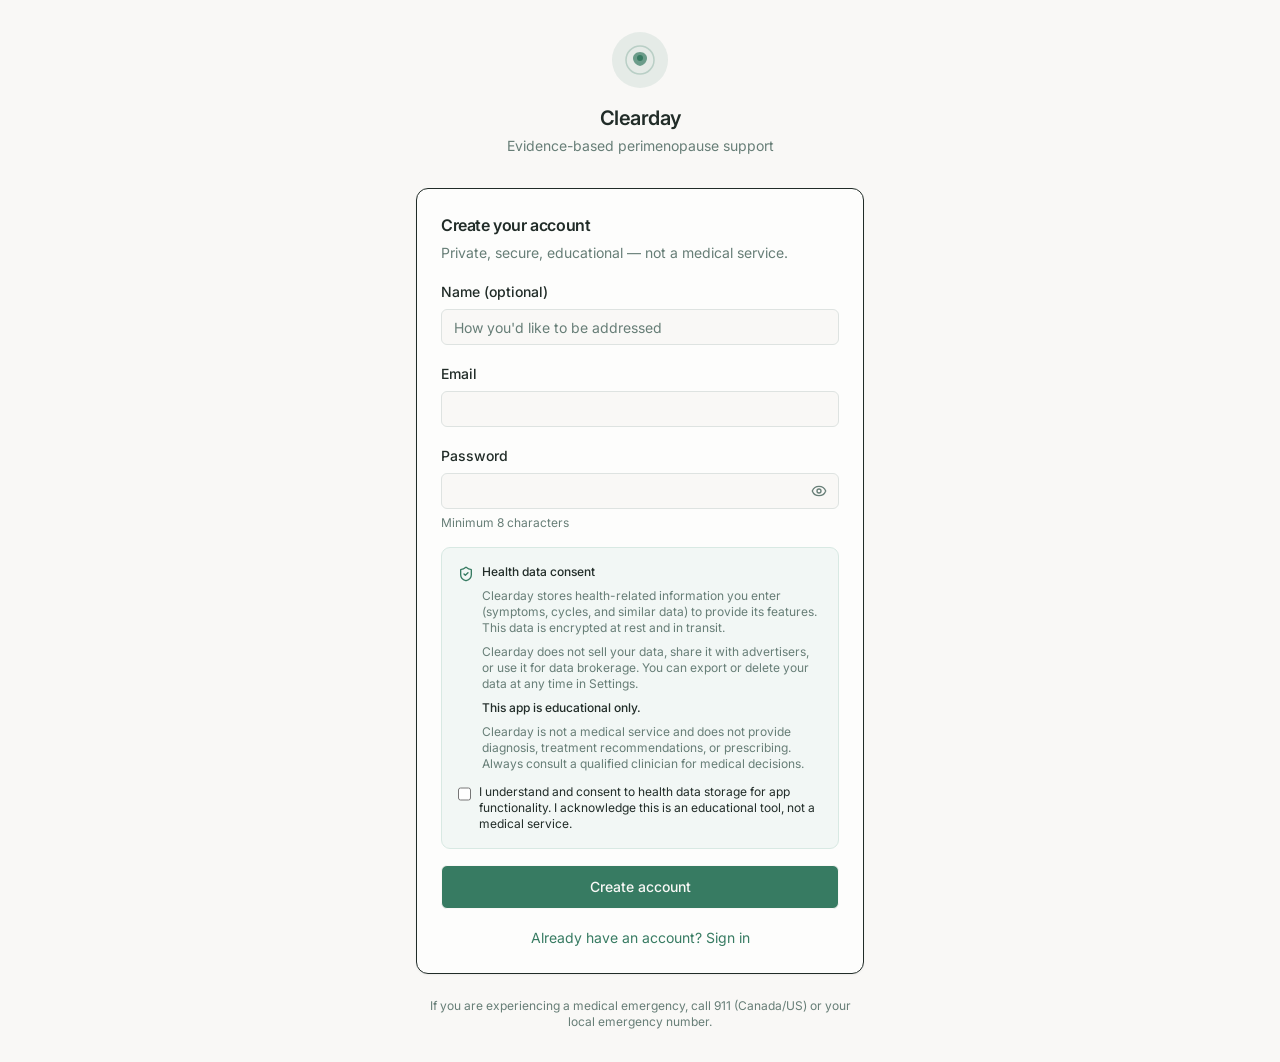
<file: index.html>
<!DOCTYPE html>
<html lang="en">
  <head>
    <meta charset="UTF-8" />
    <link rel="icon" type="image/svg+xml" href="./favicon.svg" />
    <meta name="viewport" content="width=device-width, initial-scale=1.0" />
    <title>Clearday — Perimenopause Support</title>
    <meta name="description" content="Evidence-based perimenopause education and symptom tracking. Understand patterns, prepare for clinical appointments, and reduce confusion — without diagnosis or prescribing." />
    <meta name="theme-color" content="#2D6A4F" />
    <link rel="preconnect" href="https://fonts.googleapis.com" />
    <link rel="preconnect" href="https://fonts.gstatic.com" crossorigin />
    <link href="https://fonts.googleapis.com/css2?family=Inter:wght@300;400;500;600&display=swap" rel="stylesheet" />
    <script type="module" crossorigin src="./assets/index-BW1HGwrK.js"></script>
    <link rel="stylesheet" crossorigin href="./assets/index-brScBT9-.css">
  </head>
  <body>
    <div id="root"></div>
  <script data-pplx-inline-edit>
(function () {
  if (window === window.top) return;

  const allowedParentOrigins = ["https://www.perplexity.ai","https://perplexity.ai","https://testing.perplexity.ai","https://staging.perplexity.ai","https://*.preview.i.perplexity.ai","http://localhost:3000","http://127.0.0.1:3000","http://localhost:5173","http://127.0.0.1:5173"];
  const MAX_FONT_BYTES = 500 * 1024;
  const MAX_TOTAL_FONT_BYTES = 2 * 1024 * 1024;
  let scrollForwarding = false;
  let scrollRaf = 0;
  let trustedTopOrigin = null;

  // Allow entries like "https://*.preview.i.perplexity.ai" — the wildcard
  // matches a single DNS label (no dots), so "https://*.foo" cannot stretch
  // across multiple labels.
  function matchesAllowedOrigin(origin) {
    if (!origin) return false;
    for (const entry of allowedParentOrigins) {
      if (!entry.includes("*")) {
        if (entry === origin) return true;
        continue;
      }
      const pattern = new RegExp(
        "^" +
          entry.replace(/[.+?^${}()|[\]\\]/g, "\\$&").replace(/\*/g, "[^.]+") +
          "$",
      );
      if (pattern.test(origin)) return true;
    }
    return false;
  }

  // Trust decision: when the sender is same-origin-visible (event.origin is a
  // real origin like https://www.perplexity.ai) we trust event.origin directly.
  // When event.origin is "null" (opaque broker srcdoc), we fall back to the
  // broker's stamped `parentOrigin` to identify the top window. The fallback
  // is claim-only — we rely on the browser's native `targetOrigin` enforcement
  // on the response path (see postToTrustedTop) to ensure replies can't be
  // delivered to anyone but the actual top window of that claimed origin.
  function getTrustedParentOrigin(event) {
    const forwardedParentOrigin =
      typeof event.data.parentOrigin === "string" ? event.data.parentOrigin : null;
    const parentOrigin = event.origin === "null" ? forwardedParentOrigin : event.origin;
    return matchesAllowedOrigin(parentOrigin) ? parentOrigin : null;
  }

  // All responses go to window.top with targetOrigin = the allowlisted origin.
  // An attacker that iframes us inside their own null-origin broker can claim
  // any parentOrigin they like, but the browser will drop the reply whenever
  // the real top's origin doesn't match — so the screenshot never leaves.
  function postToTrustedTop(message) {
    if (!trustedTopOrigin) return;
    try {
      window.top.postMessage(message, trustedTopOrigin);
    } catch (_error) {}
  }

  function inlineAll(original, clone) {
    if (original.nodeType !== 1 || clone.nodeType !== 1) return;

    try {
      const computedStyle = getComputedStyle(original);
      // cssText on a computed style is the serialized declaration in modern
      // Chromium/Safari — a single read beats enumerating ~400 longhand
      // properties. Firefox returns "" here, so we fall back on empty.
      const serialized = computedStyle.cssText;
      if (serialized) {
        clone.style.cssText = serialized;
      } else {
        const parts = new Array(computedStyle.length);
        for (let index = 0; index < computedStyle.length; index += 1) {
          const property = computedStyle[index];
          parts[index] = `${property}:${computedStyle.getPropertyValue(property)};`;
        }
        clone.style.cssText = parts.join("");
      }
    } catch (_error) {}

    const originalChildren = original.children;
    const clonedChildren = clone.children;
    for (
      let index = 0;
      index < originalChildren.length && index < clonedChildren.length;
      index += 1
    ) {
      inlineAll(originalChildren[index], clonedChildren[index]);
    }
  }

  function extractFontUrl(srcValue) {
    const matches = [
      ...srcValue.matchAll(
        /url\(["']?([^"')]+)["']?\)(?:\s*format\(["']?([^"')]+)["']?\))?/gi,
      ),
    ];
    if (matches.length === 0) return null;
    const woff2 = matches.find((m) => m[2] && m[2].toLowerCase().includes("woff2"));
    if (woff2) return woff2[1];
    const woff = matches.find((m) => m[2] && m[2].toLowerCase().includes("woff"));
    if (woff) return woff[1];
    return matches[0][1];
  }

  // Cache resolved font URL -> data URI across captures. Fonts on a page
  // essentially never change, and a batch run emits multiple captures back to
  // back — without this we'd refetch + re-base64 every time.
  const fontDataUriCache = new Map();
  const SRC_DECLARATION_RE = /src\s*:\s*[^;}]+/i;

  async function fetchAsDataUri(url) {
    if (fontDataUriCache.has(url)) return fontDataUriCache.get(url);
    let dataUri = null;
    try {
      const response = await fetch(url, { mode: "cors", credentials: "omit" });
      if (response.ok) {
        const blob = await response.blob();
        if (blob.size <= MAX_FONT_BYTES) {
          dataUri = await new Promise((resolve) => {
            const reader = new FileReader();
            reader.onloadend = () =>
              resolve(typeof reader.result === "string" ? reader.result : null);
            reader.onerror = () => resolve(null);
            reader.readAsDataURL(blob);
          });
        }
      }
    } catch (_error) {
      dataUri = null;
    }
    fontDataUriCache.set(url, dataUri);
    return dataUri;
  }

  function collectFontFaceRuleTexts() {
    const rules = [];
    for (const sheet of document.styleSheets) {
      let cssRules;
      try {
        cssRules = sheet.cssRules;
      } catch (_error) {
        continue;
      }
      if (!cssRules) continue;
      for (const rule of cssRules) {
        const cssText = rule.cssText || "";
        if (cssText.startsWith("@font-face")) rules.push(cssText);
      }
    }
    return rules;
  }

  async function buildInlinedFontCss() {
    const ruleTexts = collectFontFaceRuleTexts();
    if (ruleTexts.length === 0) return null;

    const resolved = ruleTexts.map((cssText) => {
      if (!SRC_DECLARATION_RE.test(cssText)) return null;
      const srcMatch = cssText.match(/src\s*:\s*([^;}]+)[;}]/i);
      if (!srcMatch) return null;
      const url = extractFontUrl(srcMatch[1]);
      if (!url) return null;
      try {
        return { cssText, url: new URL(url, document.baseURI).href };
      } catch (_error) {
        return null;
      }
    });

    const dataUris = await Promise.all(
      resolved.map((entry) => (entry ? fetchAsDataUri(entry.url) : Promise.resolve(null))),
    );

    const inlined = [];
    let totalBytes = 0;
    for (let index = 0; index < resolved.length; index += 1) {
      const entry = resolved[index];
      const dataUri = dataUris[index];
      if (!entry || !dataUri) continue;
      const approxBytes = dataUri.length * 0.75;
      if (totalBytes + approxBytes > MAX_TOTAL_FONT_BYTES) break;
      totalBytes += approxBytes;
      inlined.push(entry.cssText.replace(SRC_DECLARATION_RE, `src: url("${dataUri}")`));
    }
    return inlined.length > 0 ? inlined.join("\n") : null;
  }

  function stripExternal(clone) {
    const images = clone.querySelectorAll("img");
    for (let index = 0; index < images.length; index += 1) {
      const src = images[index].getAttribute("src");
      if (src && !src.startsWith("data:")) images[index].removeAttribute("src");
    }

    const elements = clone.querySelectorAll("*");
    for (let index = 0; index < elements.length; index += 1) {
      const style = elements[index].style.cssText;
      if (style && style.includes("url(")) {
        elements[index].style.cssText = style.replace(
          /url\(["']?(?!data:)[^)"']*["']?\)/gi,
          "none",
        );
      }
    }
  }

  function emitScroll() {
    scrollRaf = 0;
    if (!scrollForwarding) return;
    postToTrustedTop({
      type: "INLINE_EDIT_SCROLL",
      scrollX: window.scrollX,
      scrollY: window.scrollY,
    });
  }

  window.addEventListener(
    "scroll",
    function () {
      if (!scrollForwarding || scrollRaf) return;
      scrollRaf = requestAnimationFrame(emitScroll);
    },
    { passive: true, capture: true },
  );

  async function handleCaptureRequest(event) {
    const requestId = event.data.requestId;
    const scrollX = window.scrollX;
    const scrollY = window.scrollY;
    const width = window.innerWidth;
    const height = window.innerHeight;

    function postResult(dataUrl) {
      postToTrustedTop({
        type: "INLINE_EDIT_SCREENSHOT_RESULT",
        requestId,
        dataUrl,
        scrollX,
        scrollY,
      });
    }

    try {
      // Wait for any pending web fonts to resolve so both inline metrics and
      // the @font-face inlining below see the same loaded faces.
      if (document.fonts && document.fonts.ready) {
        try {
          await document.fonts.ready;
        } catch (_error) {}
      }

      const clone = document.documentElement.cloneNode(true);
      inlineAll(document.documentElement, clone);

      const removedNodes = clone.querySelectorAll("script,link[rel=\"stylesheet\"],style");
      for (let index = 0; index < removedNodes.length; index += 1) {
        removedNodes[index].remove();
      }

      stripExternal(clone);

      // Re-embed web fonts as data-URI @font-face rules so the SVG rasterizer
      // can resolve them — external font URLs aren't fetched during
      // foreignObject rendering, which would otherwise force a fallback face
      // and change text metrics.
      const inlinedFontCss = await buildInlinedFontCss();
      if (inlinedFontCss) {
        const styleEl = document.createElement("style");
        styleEl.textContent = inlinedFontCss;
        const head = clone.querySelector("head");
        if (head) head.appendChild(styleEl);
        else clone.insertBefore(styleEl, clone.firstChild);
      }

      const html = new XMLSerializer().serializeToString(clone);
      const svg =
        `<svg xmlns="http://www.w3.org/2000/svg" width="${width}" height="${height}">` +
        '<foreignObject width="100%" height="100%">' +
        `<div xmlns="http://www.w3.org/1999/xhtml" style="width:${width}px;height:${height}px;overflow:hidden">` +
        `<div style="position:relative;left:-${scrollX}px;top:-${scrollY}px">` +
        html +
        "</div></div></foreignObject></svg>";
      const svgUrl = `data:image/svg+xml;charset=utf-8,${encodeURIComponent(svg)}`;
      const image = new Image();
      image.onload = function () {
        const canvas = document.createElement("canvas");
        canvas.width = width;
        canvas.height = height;
        canvas.getContext("2d").drawImage(image, 0, 0);
        postResult(canvas.toDataURL("image/png"));
      };
      image.onerror = function () {
        postResult(null);
      };
      image.src = svgUrl;
    } catch (_error) {
      postResult(null);
    }
  }

  window.addEventListener("message", function (event) {
    if (!event.data) return;
    // Only accept messages from the direct parent frame. Blocks sibling /
    // unrelated-window postMessage senders that could otherwise reach us.
    if (event.source !== window.parent) return;

    const trustedParentOrigin = getTrustedParentOrigin(event);
    if (!trustedParentOrigin) return;
    trustedTopOrigin = trustedParentOrigin;

    if (event.data.type === "INLINE_EDIT_SCROLL_START") {
      scrollForwarding = true;
      emitScroll();
      return;
    }

    if (event.data.type === "INLINE_EDIT_SCROLL_STOP") {
      scrollForwarding = false;
      if (scrollRaf) cancelAnimationFrame(scrollRaf);
      scrollRaf = 0;
      return;
    }

    if (event.data.type !== "INLINE_EDIT_CAPTURE_REQUEST") return;

    handleCaptureRequest(event);
  });
})();


</script></body>
</html>
</file>
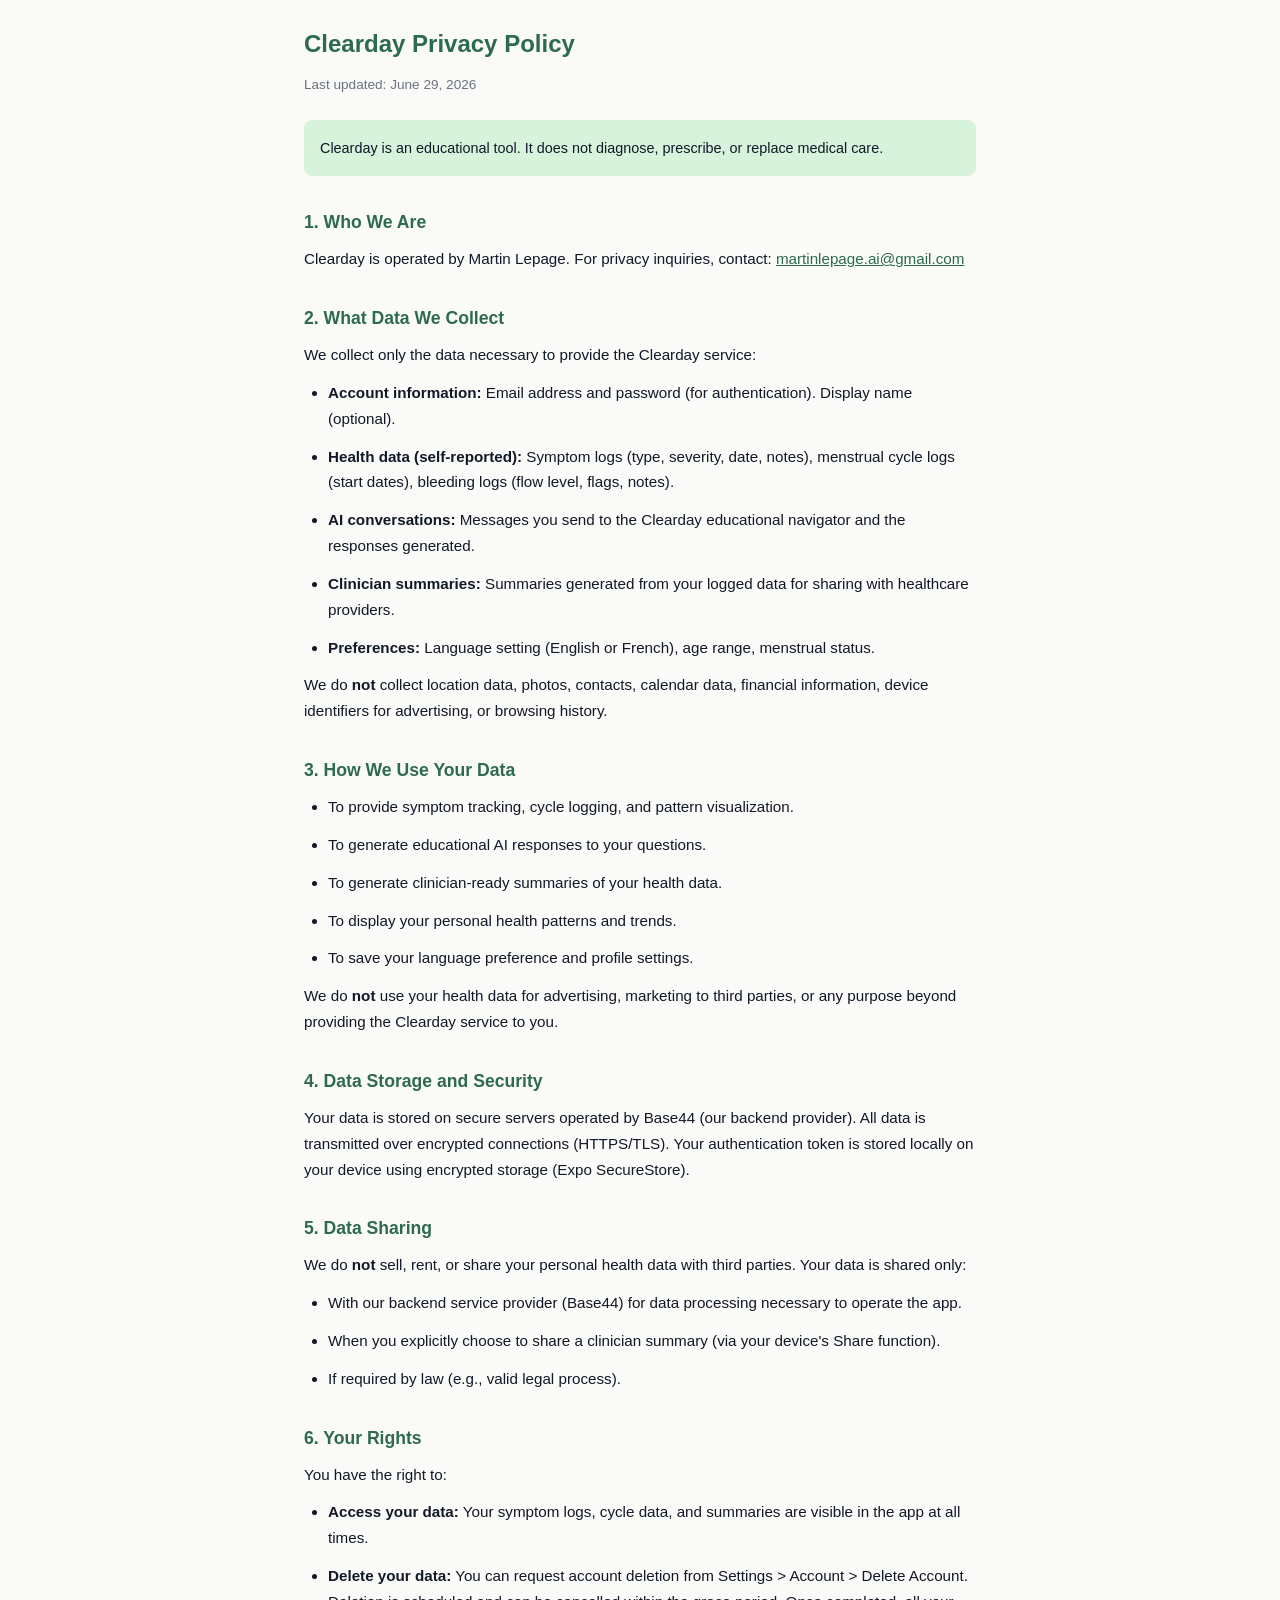
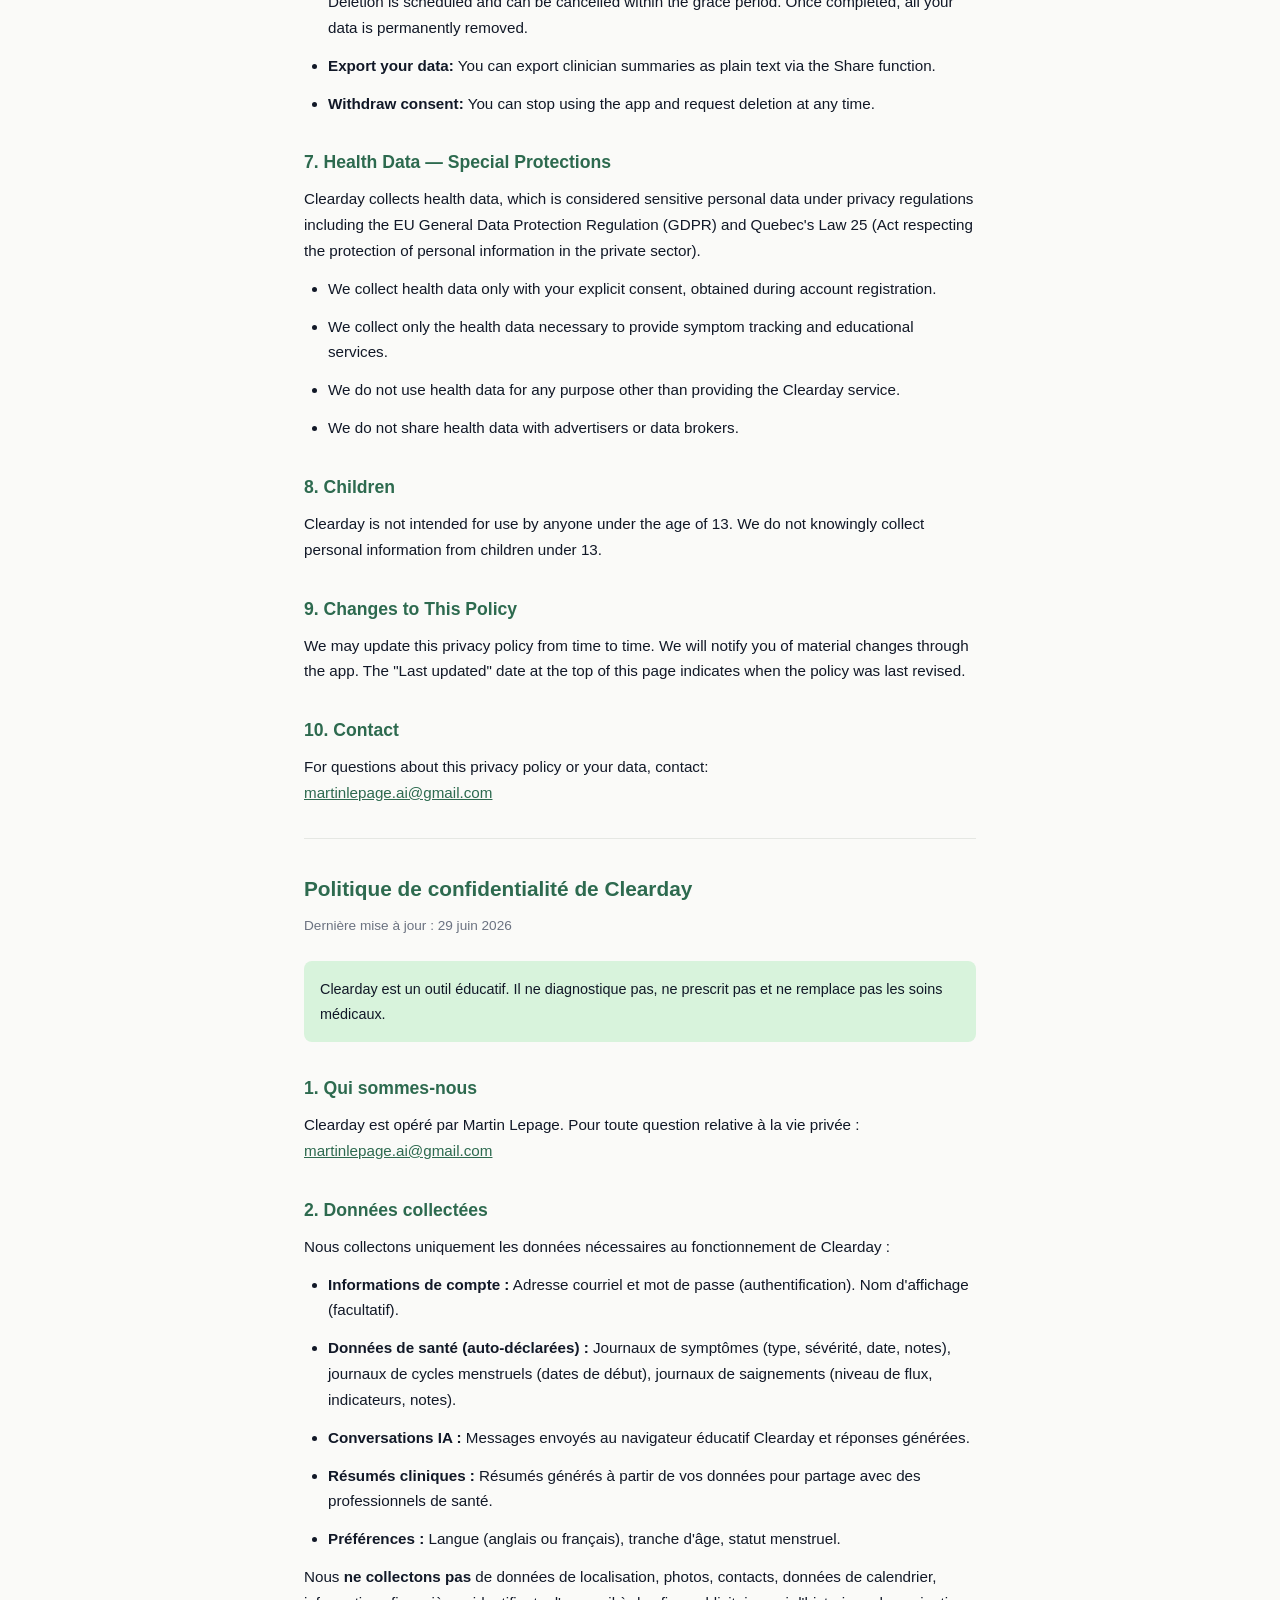
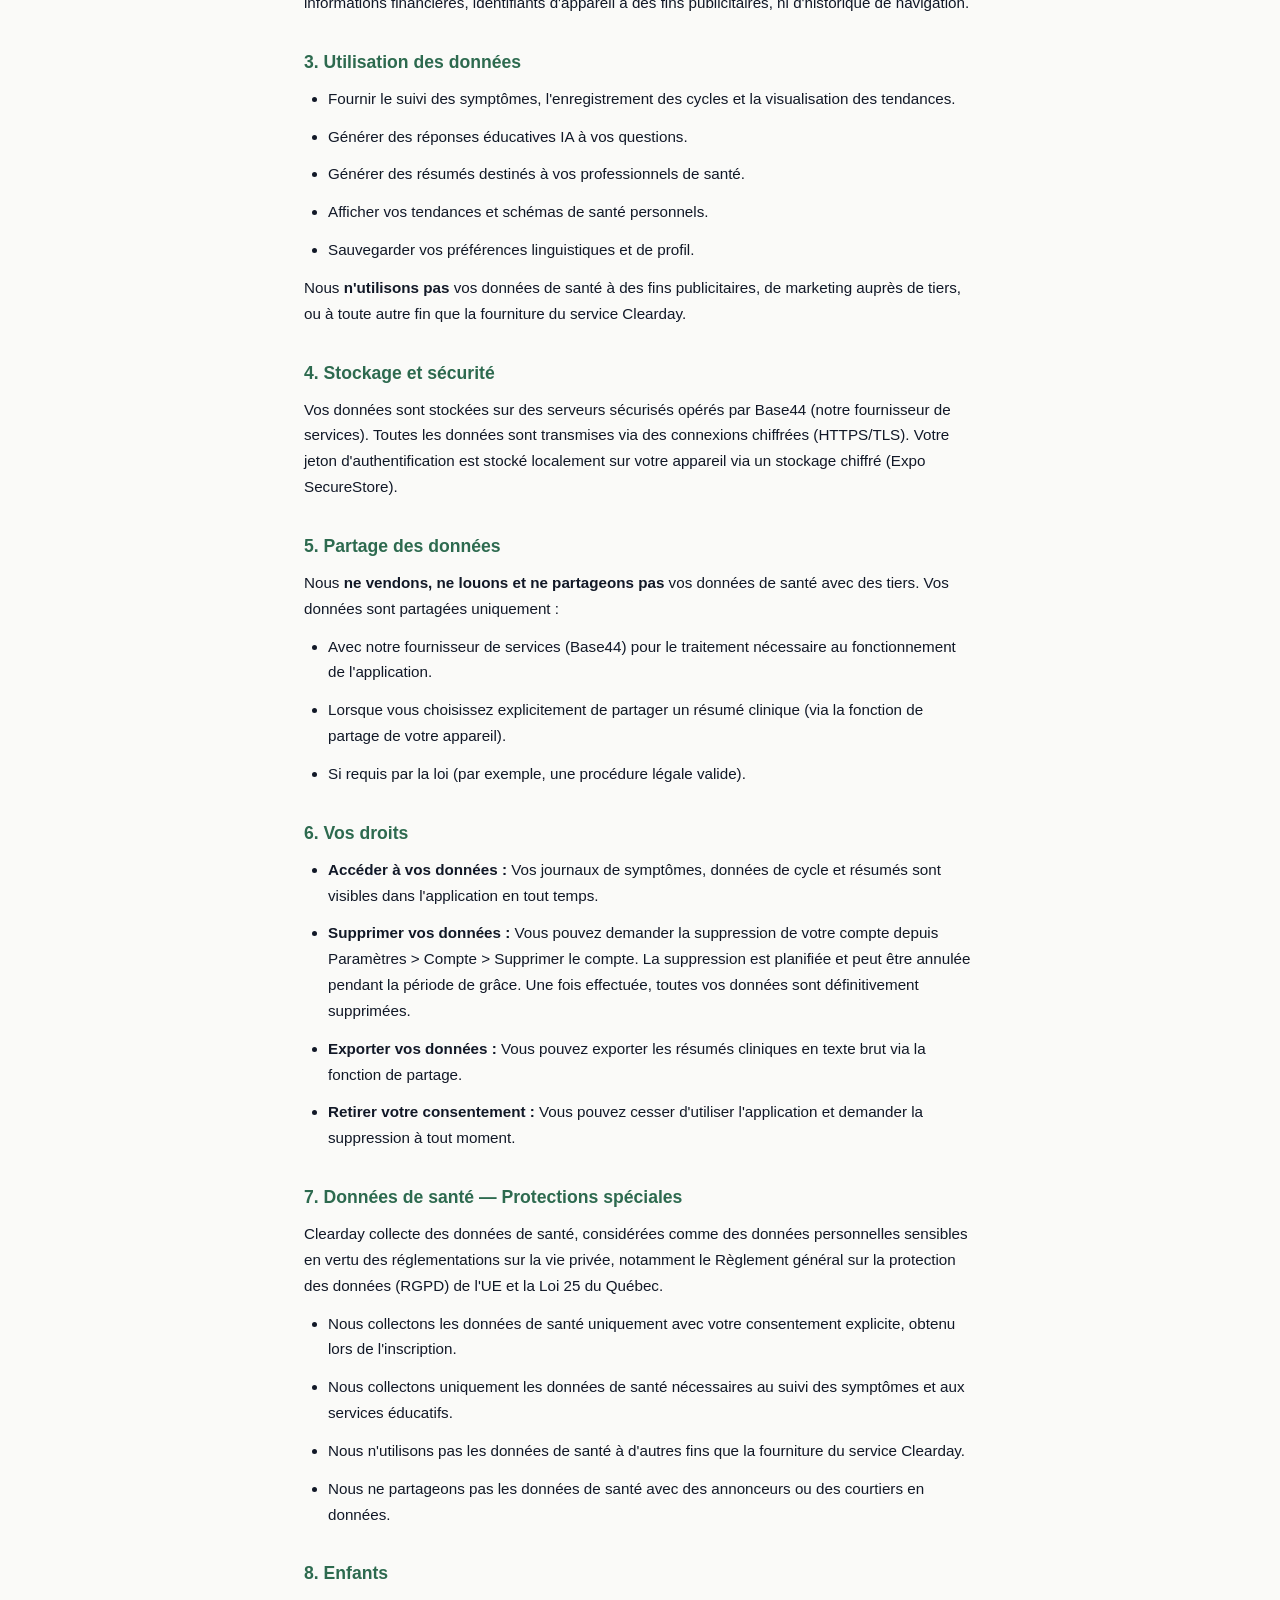
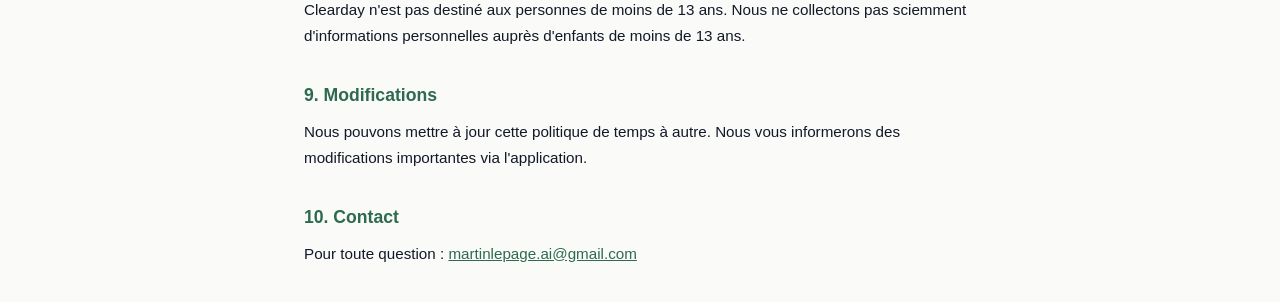
<file: privacy-policy.html>
<!DOCTYPE html>
<html lang="en">
<head>
  <meta charset="UTF-8">
  <meta name="viewport" content="width=device-width, initial-scale=1.0">
  <title>Clearday — Privacy Policy</title>
  <style>
    * { margin: 0; padding: 0; box-sizing: border-box; }
    body { font-family: -apple-system, BlinkMacSystemFont, 'Inter', 'Segoe UI', sans-serif; line-height: 1.7; color: #111827; background: #FAFAF8; padding: 24px; max-width: 720px; margin: 0 auto; }
    h1 { font-size: 1.5rem; color: #2D6A4F; margin-bottom: 8px; }
    h2 { font-size: 1.1rem; color: #2D6A4F; margin-top: 32px; margin-bottom: 8px; }
    p, li { font-size: 0.95rem; margin-bottom: 12px; }
    ul { padding-left: 24px; }
    .updated { font-size: 0.85rem; color: #6B7280; margin-bottom: 24px; }
    .safety { background: #D8F3DC; border-radius: 8px; padding: 16px; margin: 16px 0; font-size: 0.9rem; }
    a { color: #2D6A4F; }
  </style>
</head>
<body>

<h1>Clearday Privacy Policy</h1>
<p class="updated">Last updated: June 29, 2026</p>

<div class="safety">
  Clearday is an educational tool. It does not diagnose, prescribe, or replace medical care.
</div>

<h2>1. Who We Are</h2>
<p>Clearday is operated by Martin Lepage. For privacy inquiries, contact: <a href="mailto:martinlepage.ai@gmail.com">martinlepage.ai@gmail.com</a></p>

<h2>2. What Data We Collect</h2>
<p>We collect only the data necessary to provide the Clearday service:</p>
<ul>
  <li><strong>Account information:</strong> Email address and password (for authentication). Display name (optional).</li>
  <li><strong>Health data (self-reported):</strong> Symptom logs (type, severity, date, notes), menstrual cycle logs (start dates), bleeding logs (flow level, flags, notes).</li>
  <li><strong>AI conversations:</strong> Messages you send to the Clearday educational navigator and the responses generated.</li>
  <li><strong>Clinician summaries:</strong> Summaries generated from your logged data for sharing with healthcare providers.</li>
  <li><strong>Preferences:</strong> Language setting (English or French), age range, menstrual status.</li>
</ul>
<p>We do <strong>not</strong> collect location data, photos, contacts, calendar data, financial information, device identifiers for advertising, or browsing history.</p>

<h2>3. How We Use Your Data</h2>
<ul>
  <li>To provide symptom tracking, cycle logging, and pattern visualization.</li>
  <li>To generate educational AI responses to your questions.</li>
  <li>To generate clinician-ready summaries of your health data.</li>
  <li>To display your personal health patterns and trends.</li>
  <li>To save your language preference and profile settings.</li>
</ul>
<p>We do <strong>not</strong> use your health data for advertising, marketing to third parties, or any purpose beyond providing the Clearday service to you.</p>

<h2>4. Data Storage and Security</h2>
<p>Your data is stored on secure servers operated by Base44 (our backend provider). All data is transmitted over encrypted connections (HTTPS/TLS). Your authentication token is stored locally on your device using encrypted storage (Expo SecureStore).</p>

<h2>5. Data Sharing</h2>
<p>We do <strong>not</strong> sell, rent, or share your personal health data with third parties. Your data is shared only:</p>
<ul>
  <li>With our backend service provider (Base44) for data processing necessary to operate the app.</li>
  <li>When you explicitly choose to share a clinician summary (via your device's Share function).</li>
  <li>If required by law (e.g., valid legal process).</li>
</ul>

<h2>6. Your Rights</h2>
<p>You have the right to:</p>
<ul>
  <li><strong>Access your data:</strong> Your symptom logs, cycle data, and summaries are visible in the app at all times.</li>
  <li><strong>Delete your data:</strong> You can request account deletion from Settings &gt; Account &gt; Delete Account. Deletion is scheduled and can be cancelled within the grace period. Once completed, all your data is permanently removed.</li>
  <li><strong>Export your data:</strong> You can export clinician summaries as plain text via the Share function.</li>
  <li><strong>Withdraw consent:</strong> You can stop using the app and request deletion at any time.</li>
</ul>

<h2>7. Health Data — Special Protections</h2>
<p>Clearday collects health data, which is considered sensitive personal data under privacy regulations including the EU General Data Protection Regulation (GDPR) and Quebec's Law 25 (Act respecting the protection of personal information in the private sector).</p>
<ul>
  <li>We collect health data only with your explicit consent, obtained during account registration.</li>
  <li>We collect only the health data necessary to provide symptom tracking and educational services.</li>
  <li>We do not use health data for any purpose other than providing the Clearday service.</li>
  <li>We do not share health data with advertisers or data brokers.</li>
</ul>

<h2>8. Children</h2>
<p>Clearday is not intended for use by anyone under the age of 13. We do not knowingly collect personal information from children under 13.</p>

<h2>9. Changes to This Policy</h2>
<p>We may update this privacy policy from time to time. We will notify you of material changes through the app. The "Last updated" date at the top of this page indicates when the policy was last revised.</p>

<h2>10. Contact</h2>
<p>For questions about this privacy policy or your data, contact:<br>
<a href="mailto:martinlepage.ai@gmail.com">martinlepage.ai@gmail.com</a></p>

<hr style="margin: 32px 0; border: none; border-top: 1px solid #E5E7E3;">

<h1 style="font-size: 1.3rem;">Politique de confidentialité de Clearday</h1>
<p class="updated">Dernière mise à jour : 29 juin 2026</p>

<div class="safety">
  Clearday est un outil éducatif. Il ne diagnostique pas, ne prescrit pas et ne remplace pas les soins médicaux.
</div>

<h2>1. Qui sommes-nous</h2>
<p>Clearday est opéré par Martin Lepage. Pour toute question relative à la vie privée : <a href="mailto:martinlepage.ai@gmail.com">martinlepage.ai@gmail.com</a></p>

<h2>2. Données collectées</h2>
<p>Nous collectons uniquement les données nécessaires au fonctionnement de Clearday :</p>
<ul>
  <li><strong>Informations de compte :</strong> Adresse courriel et mot de passe (authentification). Nom d'affichage (facultatif).</li>
  <li><strong>Données de santé (auto-déclarées) :</strong> Journaux de symptômes (type, sévérité, date, notes), journaux de cycles menstruels (dates de début), journaux de saignements (niveau de flux, indicateurs, notes).</li>
  <li><strong>Conversations IA :</strong> Messages envoyés au navigateur éducatif Clearday et réponses générées.</li>
  <li><strong>Résumés cliniques :</strong> Résumés générés à partir de vos données pour partage avec des professionnels de santé.</li>
  <li><strong>Préférences :</strong> Langue (anglais ou français), tranche d'âge, statut menstruel.</li>
</ul>
<p>Nous <strong>ne collectons pas</strong> de données de localisation, photos, contacts, données de calendrier, informations financières, identifiants d'appareil à des fins publicitaires, ni d'historique de navigation.</p>

<h2>3. Utilisation des données</h2>
<ul>
  <li>Fournir le suivi des symptômes, l'enregistrement des cycles et la visualisation des tendances.</li>
  <li>Générer des réponses éducatives IA à vos questions.</li>
  <li>Générer des résumés destinés à vos professionnels de santé.</li>
  <li>Afficher vos tendances et schémas de santé personnels.</li>
  <li>Sauvegarder vos préférences linguistiques et de profil.</li>
</ul>
<p>Nous <strong>n'utilisons pas</strong> vos données de santé à des fins publicitaires, de marketing auprès de tiers, ou à toute autre fin que la fourniture du service Clearday.</p>

<h2>4. Stockage et sécurité</h2>
<p>Vos données sont stockées sur des serveurs sécurisés opérés par Base44 (notre fournisseur de services). Toutes les données sont transmises via des connexions chiffrées (HTTPS/TLS). Votre jeton d'authentification est stocké localement sur votre appareil via un stockage chiffré (Expo SecureStore).</p>

<h2>5. Partage des données</h2>
<p>Nous <strong>ne vendons, ne louons et ne partageons pas</strong> vos données de santé avec des tiers. Vos données sont partagées uniquement :</p>
<ul>
  <li>Avec notre fournisseur de services (Base44) pour le traitement nécessaire au fonctionnement de l'application.</li>
  <li>Lorsque vous choisissez explicitement de partager un résumé clinique (via la fonction de partage de votre appareil).</li>
  <li>Si requis par la loi (par exemple, une procédure légale valide).</li>
</ul>

<h2>6. Vos droits</h2>
<ul>
  <li><strong>Accéder à vos données :</strong> Vos journaux de symptômes, données de cycle et résumés sont visibles dans l'application en tout temps.</li>
  <li><strong>Supprimer vos données :</strong> Vous pouvez demander la suppression de votre compte depuis Paramètres &gt; Compte &gt; Supprimer le compte. La suppression est planifiée et peut être annulée pendant la période de grâce. Une fois effectuée, toutes vos données sont définitivement supprimées.</li>
  <li><strong>Exporter vos données :</strong> Vous pouvez exporter les résumés cliniques en texte brut via la fonction de partage.</li>
  <li><strong>Retirer votre consentement :</strong> Vous pouvez cesser d'utiliser l'application et demander la suppression à tout moment.</li>
</ul>

<h2>7. Données de santé — Protections spéciales</h2>
<p>Clearday collecte des données de santé, considérées comme des données personnelles sensibles en vertu des réglementations sur la vie privée, notamment le Règlement général sur la protection des données (RGPD) de l'UE et la Loi 25 du Québec.</p>
<ul>
  <li>Nous collectons les données de santé uniquement avec votre consentement explicite, obtenu lors de l'inscription.</li>
  <li>Nous collectons uniquement les données de santé nécessaires au suivi des symptômes et aux services éducatifs.</li>
  <li>Nous n'utilisons pas les données de santé à d'autres fins que la fourniture du service Clearday.</li>
  <li>Nous ne partageons pas les données de santé avec des annonceurs ou des courtiers en données.</li>
</ul>

<h2>8. Enfants</h2>
<p>Clearday n'est pas destiné aux personnes de moins de 13 ans. Nous ne collectons pas sciemment d'informations personnelles auprès d'enfants de moins de 13 ans.</p>

<h2>9. Modifications</h2>
<p>Nous pouvons mettre à jour cette politique de temps à autre. Nous vous informerons des modifications importantes via l'application.</p>

<h2>10. Contact</h2>
<p>Pour toute question : <a href="mailto:martinlepage.ai@gmail.com">martinlepage.ai@gmail.com</a></p>

</body>
</html>
</file>
<file: assets/index-brScBT9-.css>
*,:before,:after{--tw-border-spacing-x: 0;--tw-border-spacing-y: 0;--tw-translate-x: 0;--tw-translate-y: 0;--tw-rotate: 0;--tw-skew-x: 0;--tw-skew-y: 0;--tw-scale-x: 1;--tw-scale-y: 1;--tw-pan-x: ;--tw-pan-y: ;--tw-pinch-zoom: ;--tw-scroll-snap-strictness: proximity;--tw-gradient-from-position: ;--tw-gradient-via-position: ;--tw-gradient-to-position: ;--tw-ordinal: ;--tw-slashed-zero: ;--tw-numeric-figure: ;--tw-numeric-spacing: ;--tw-numeric-fraction: ;--tw-ring-inset: ;--tw-ring-offset-width: 0px;--tw-ring-offset-color: #fff;--tw-ring-color: rgb(59 130 246 / .5);--tw-ring-offset-shadow: 0 0 #0000;--tw-ring-shadow: 0 0 #0000;--tw-shadow: 0 0 #0000;--tw-shadow-colored: 0 0 #0000;--tw-blur: ;--tw-brightness: ;--tw-contrast: ;--tw-grayscale: ;--tw-hue-rotate: ;--tw-invert: ;--tw-saturate: ;--tw-sepia: ;--tw-drop-shadow: ;--tw-backdrop-blur: ;--tw-backdrop-brightness: ;--tw-backdrop-contrast: ;--tw-backdrop-grayscale: ;--tw-backdrop-hue-rotate: ;--tw-backdrop-invert: ;--tw-backdrop-opacity: ;--tw-backdrop-saturate: ;--tw-backdrop-sepia: ;--tw-contain-size: ;--tw-contain-layout: ;--tw-contain-paint: ;--tw-contain-style: }::backdrop{--tw-border-spacing-x: 0;--tw-border-spacing-y: 0;--tw-translate-x: 0;--tw-translate-y: 0;--tw-rotate: 0;--tw-skew-x: 0;--tw-skew-y: 0;--tw-scale-x: 1;--tw-scale-y: 1;--tw-pan-x: ;--tw-pan-y: ;--tw-pinch-zoom: ;--tw-scroll-snap-strictness: proximity;--tw-gradient-from-position: ;--tw-gradient-via-position: ;--tw-gradient-to-position: ;--tw-ordinal: ;--tw-slashed-zero: ;--tw-numeric-figure: ;--tw-numeric-spacing: ;--tw-numeric-fraction: ;--tw-ring-inset: ;--tw-ring-offset-width: 0px;--tw-ring-offset-color: #fff;--tw-ring-color: rgb(59 130 246 / .5);--tw-ring-offset-shadow: 0 0 #0000;--tw-ring-shadow: 0 0 #0000;--tw-shadow: 0 0 #0000;--tw-shadow-colored: 0 0 #0000;--tw-blur: ;--tw-brightness: ;--tw-contrast: ;--tw-grayscale: ;--tw-hue-rotate: ;--tw-invert: ;--tw-saturate: ;--tw-sepia: ;--tw-drop-shadow: ;--tw-backdrop-blur: ;--tw-backdrop-brightness: ;--tw-backdrop-contrast: ;--tw-backdrop-grayscale: ;--tw-backdrop-hue-rotate: ;--tw-backdrop-invert: ;--tw-backdrop-opacity: ;--tw-backdrop-saturate: ;--tw-backdrop-sepia: ;--tw-contain-size: ;--tw-contain-layout: ;--tw-contain-paint: ;--tw-contain-style: }*,:before,:after{box-sizing:border-box;border-width:0;border-style:solid;border-color:#e5e7eb}:before,:after{--tw-content: ""}html,:host{line-height:1.5;-webkit-text-size-adjust:100%;-moz-tab-size:4;-o-tab-size:4;tab-size:4;font-family:var(--font-sans);font-feature-settings:normal;font-variation-settings:normal;-webkit-tap-highlight-color:transparent}body{margin:0;line-height:inherit}hr{height:0;color:inherit;border-top-width:1px}abbr:where([title]){-webkit-text-decoration:underline dotted;text-decoration:underline dotted}h1,h2,h3,h4,h5,h6{font-size:inherit;font-weight:inherit}a{color:inherit;text-decoration:inherit}b,strong{font-weight:bolder}code,kbd,samp,pre{font-family:var(--font-mono);font-feature-settings:normal;font-variation-settings:normal;font-size:1em}small{font-size:80%}sub,sup{font-size:75%;line-height:0;position:relative;vertical-align:baseline}sub{bottom:-.25em}sup{top:-.5em}table{text-indent:0;border-color:inherit;border-collapse:collapse}button,input,optgroup,select,textarea{font-family:inherit;font-feature-settings:inherit;font-variation-settings:inherit;font-size:100%;font-weight:inherit;line-height:inherit;letter-spacing:inherit;color:inherit;margin:0;padding:0}button,select{text-transform:none}button,input:where([type=button]),input:where([type=reset]),input:where([type=submit]){-webkit-appearance:button;background-color:transparent;background-image:none}:-moz-focusring{outline:auto}:-moz-ui-invalid{box-shadow:none}progress{vertical-align:baseline}::-webkit-inner-spin-button,::-webkit-outer-spin-button{height:auto}[type=search]{-webkit-appearance:textfield;outline-offset:-2px}::-webkit-search-decoration{-webkit-appearance:none}::-webkit-file-upload-button{-webkit-appearance:button;font:inherit}summary{display:list-item}blockquote,dl,dd,h1,h2,h3,h4,h5,h6,hr,figure,p,pre{margin:0}fieldset{margin:0;padding:0}legend{padding:0}ol,ul,menu{list-style:none;margin:0;padding:0}dialog{padding:0}textarea{resize:vertical}input::-moz-placeholder,textarea::-moz-placeholder{opacity:1;color:#9ca3af}input::placeholder,textarea::placeholder{opacity:1;color:#9ca3af}button,[role=button]{cursor:pointer}:disabled{cursor:default}img,svg,video,canvas,audio,iframe,embed,object{display:block;vertical-align:middle}img,video{max-width:100%;height:auto}[hidden]:where(:not([hidden=until-found])){display:none}:root{--background: 44 20% 97%;--foreground: 160 15% 15%;--card: 44 18% 99%;--card-foreground: 160 15% 15%;--popover: 44 18% 99%;--popover-foreground: 160 15% 15%;--primary: 158 38% 35%;--primary-foreground: 44 20% 97%;--secondary: 44 15% 90%;--secondary-foreground: 160 15% 25%;--muted: 44 12% 93%;--muted-foreground: 160 10% 45%;--accent: 158 28% 88%;--accent-foreground: 158 38% 25%;--destructive: 0 72% 51%;--destructive-foreground: 0 0% 98%;--border: 160 8% 85%;--input: 160 8% 88%;--ring: 158 38% 35%;--radius: .5rem;--urgent-bg: 35 90% 92%;--urgent-text: 35 90% 25%;--emergency-bg: 0 72% 92%;--emergency-text: 0 72% 25%;--safe-bg: 158 28% 90%;--safe-text: 158 38% 25%}.dark{--background: 160 20% 8%;--foreground: 44 15% 92%;--card: 160 18% 11%;--card-foreground: 44 15% 92%;--popover: 160 18% 11%;--popover-foreground: 44 15% 92%;--primary: 158 35% 52%;--primary-foreground: 160 20% 8%;--secondary: 160 15% 18%;--secondary-foreground: 44 15% 80%;--muted: 160 12% 16%;--muted-foreground: 44 10% 55%;--accent: 158 20% 22%;--accent-foreground: 158 35% 72%;--destructive: 0 62% 58%;--destructive-foreground: 0 0% 98%;--border: 160 10% 22%;--input: 160 10% 20%;--ring: 158 35% 52%}*{--tw-border-opacity: 1;border-color:hsl(var(--border) / var(--tw-border-opacity, 1))}body{--tw-bg-opacity: 1;background-color:hsl(var(--background) / var(--tw-bg-opacity, 1));font-family:var(--font-sans);--tw-text-opacity: 1;color:hsl(var(--foreground) / var(--tw-text-opacity, 1));-webkit-font-smoothing:antialiased;-moz-osx-font-smoothing:grayscale;font-family:Inter,-apple-system,BlinkMacSystemFont,sans-serif}h1,h2,h3,h4,h5,h6{font-weight:600;letter-spacing:-.025em}.prose{color:var(--tw-prose-body);max-width:65ch}.prose :where(p):not(:where([class~=not-prose],[class~=not-prose] *)){margin-top:1.25em;margin-bottom:1.25em}.prose :where([class~=lead]):not(:where([class~=not-prose],[class~=not-prose] *)){color:var(--tw-prose-lead);font-size:1.25em;line-height:1.6;margin-top:1.2em;margin-bottom:1.2em}.prose :where(a):not(:where([class~=not-prose],[class~=not-prose] *)){color:var(--tw-prose-links);text-decoration:underline;font-weight:500}.prose :where(strong):not(:where([class~=not-prose],[class~=not-prose] *)){color:var(--tw-prose-bold);font-weight:600}.prose :where(a strong):not(:where([class~=not-prose],[class~=not-prose] *)){color:inherit}.prose :where(blockquote strong):not(:where([class~=not-prose],[class~=not-prose] *)){color:inherit}.prose :where(thead th strong):not(:where([class~=not-prose],[class~=not-prose] *)){color:inherit}.prose :where(ol):not(:where([class~=not-prose],[class~=not-prose] *)){list-style-type:decimal;margin-top:1.25em;margin-bottom:1.25em;padding-inline-start:1.625em}.prose :where(ol[type=A]):not(:where([class~=not-prose],[class~=not-prose] *)){list-style-type:upper-alpha}.prose :where(ol[type=a]):not(:where([class~=not-prose],[class~=not-prose] *)){list-style-type:lower-alpha}.prose :where(ol[type=A s]):not(:where([class~=not-prose],[class~=not-prose] *)){list-style-type:upper-alpha}.prose :where(ol[type=a s]):not(:where([class~=not-prose],[class~=not-prose] *)){list-style-type:lower-alpha}.prose :where(ol[type=I]):not(:where([class~=not-prose],[class~=not-prose] *)){list-style-type:upper-roman}.prose :where(ol[type=i]):not(:where([class~=not-prose],[class~=not-prose] *)){list-style-type:lower-roman}.prose :where(ol[type=I s]):not(:where([class~=not-prose],[class~=not-prose] *)){list-style-type:upper-roman}.prose :where(ol[type=i s]):not(:where([class~=not-prose],[class~=not-prose] *)){list-style-type:lower-roman}.prose :where(ol[type="1"]):not(:where([class~=not-prose],[class~=not-prose] *)){list-style-type:decimal}.prose :where(ul):not(:where([class~=not-prose],[class~=not-prose] *)){list-style-type:disc;margin-top:1.25em;margin-bottom:1.25em;padding-inline-start:1.625em}.prose :where(ol>li):not(:where([class~=not-prose],[class~=not-prose] *))::marker{font-weight:400;color:var(--tw-prose-counters)}.prose :where(ul>li):not(:where([class~=not-prose],[class~=not-prose] *))::marker{color:var(--tw-prose-bullets)}.prose :where(dt):not(:where([class~=not-prose],[class~=not-prose] *)){color:var(--tw-prose-headings);font-weight:600;margin-top:1.25em}.prose :where(hr):not(:where([class~=not-prose],[class~=not-prose] *)){border-color:var(--tw-prose-hr);border-top-width:1px;margin-top:3em;margin-bottom:3em}.prose :where(blockquote):not(:where([class~=not-prose],[class~=not-prose] *)){font-weight:500;font-style:italic;color:var(--tw-prose-quotes);border-inline-start-width:.25rem;border-inline-start-color:var(--tw-prose-quote-borders);quotes:"“""”""‘""’";margin-top:1.6em;margin-bottom:1.6em;padding-inline-start:1em}.prose :where(blockquote p:first-of-type):not(:where([class~=not-prose],[class~=not-prose] *)):before{content:open-quote}.prose :where(blockquote p:last-of-type):not(:where([class~=not-prose],[class~=not-prose] *)):after{content:close-quote}.prose :where(h1):not(:where([class~=not-prose],[class~=not-prose] *)){color:var(--tw-prose-headings);font-weight:800;font-size:2.25em;margin-top:0;margin-bottom:.8888889em;line-height:1.1111111}.prose :where(h1 strong):not(:where([class~=not-prose],[class~=not-prose] *)){font-weight:900;color:inherit}.prose :where(h2):not(:where([class~=not-prose],[class~=not-prose] *)){color:var(--tw-prose-headings);font-weight:700;font-size:1.5em;margin-top:2em;margin-bottom:1em;line-height:1.3333333}.prose :where(h2 strong):not(:where([class~=not-prose],[class~=not-prose] *)){font-weight:800;color:inherit}.prose :where(h3):not(:where([class~=not-prose],[class~=not-prose] *)){color:var(--tw-prose-headings);font-weight:600;font-size:1.25em;margin-top:1.6em;margin-bottom:.6em;line-height:1.6}.prose :where(h3 strong):not(:where([class~=not-prose],[class~=not-prose] *)){font-weight:700;color:inherit}.prose :where(h4):not(:where([class~=not-prose],[class~=not-prose] *)){color:var(--tw-prose-headings);font-weight:600;margin-top:1.5em;margin-bottom:.5em;line-height:1.5}.prose :where(h4 strong):not(:where([class~=not-prose],[class~=not-prose] *)){font-weight:700;color:inherit}.prose :where(img):not(:where([class~=not-prose],[class~=not-prose] *)){margin-top:2em;margin-bottom:2em}.prose :where(picture):not(:where([class~=not-prose],[class~=not-prose] *)){display:block;margin-top:2em;margin-bottom:2em}.prose :where(video):not(:where([class~=not-prose],[class~=not-prose] *)){margin-top:2em;margin-bottom:2em}.prose :where(kbd):not(:where([class~=not-prose],[class~=not-prose] *)){font-weight:500;font-family:inherit;color:var(--tw-prose-kbd);box-shadow:0 0 0 1px var(--tw-prose-kbd-shadows),0 3px 0 var(--tw-prose-kbd-shadows);font-size:.875em;border-radius:.3125rem;padding-top:.1875em;padding-inline-end:.375em;padding-bottom:.1875em;padding-inline-start:.375em}.prose :where(code):not(:where([class~=not-prose],[class~=not-prose] *)){color:var(--tw-prose-code);font-weight:600;font-size:.875em}.prose :where(code):not(:where([class~=not-prose],[class~=not-prose] *)):before{content:"`"}.prose :where(code):not(:where([class~=not-prose],[class~=not-prose] *)):after{content:"`"}.prose :where(a code):not(:where([class~=not-prose],[class~=not-prose] *)){color:inherit}.prose :where(h1 code):not(:where([class~=not-prose],[class~=not-prose] *)){color:inherit}.prose :where(h2 code):not(:where([class~=not-prose],[class~=not-prose] *)){color:inherit;font-size:.875em}.prose :where(h3 code):not(:where([class~=not-prose],[class~=not-prose] *)){color:inherit;font-size:.9em}.prose :where(h4 code):not(:where([class~=not-prose],[class~=not-prose] *)){color:inherit}.prose :where(blockquote code):not(:where([class~=not-prose],[class~=not-prose] *)){color:inherit}.prose :where(thead th code):not(:where([class~=not-prose],[class~=not-prose] *)){color:inherit}.prose :where(pre):not(:where([class~=not-prose],[class~=not-prose] *)){color:var(--tw-prose-pre-code);background-color:var(--tw-prose-pre-bg);overflow-x:auto;font-weight:400;font-size:.875em;line-height:1.7142857;margin-top:1.7142857em;margin-bottom:1.7142857em;border-radius:.375rem;padding-top:.8571429em;padding-inline-end:1.1428571em;padding-bottom:.8571429em;padding-inline-start:1.1428571em}.prose :where(pre code):not(:where([class~=not-prose],[class~=not-prose] *)){background-color:transparent;border-width:0;border-radius:0;padding:0;font-weight:inherit;color:inherit;font-size:inherit;font-family:inherit;line-height:inherit}.prose :where(pre code):not(:where([class~=not-prose],[class~=not-prose] *)):before{content:none}.prose :where(pre code):not(:where([class~=not-prose],[class~=not-prose] *)):after{content:none}.prose :where(table):not(:where([class~=not-prose],[class~=not-prose] *)){width:100%;table-layout:auto;margin-top:2em;margin-bottom:2em;font-size:.875em;line-height:1.7142857}.prose :where(thead):not(:where([class~=not-prose],[class~=not-prose] *)){border-bottom-width:1px;border-bottom-color:var(--tw-prose-th-borders)}.prose :where(thead th):not(:where([class~=not-prose],[class~=not-prose] *)){color:var(--tw-prose-headings);font-weight:600;vertical-align:bottom;padding-inline-end:.5714286em;padding-bottom:.5714286em;padding-inline-start:.5714286em}.prose :where(tbody tr):not(:where([class~=not-prose],[class~=not-prose] *)){border-bottom-width:1px;border-bottom-color:var(--tw-prose-td-borders)}.prose :where(tbody tr:last-child):not(:where([class~=not-prose],[class~=not-prose] *)){border-bottom-width:0}.prose :where(tbody td):not(:where([class~=not-prose],[class~=not-prose] *)){vertical-align:baseline}.prose :where(tfoot):not(:where([class~=not-prose],[class~=not-prose] *)){border-top-width:1px;border-top-color:var(--tw-prose-th-borders)}.prose :where(tfoot td):not(:where([class~=not-prose],[class~=not-prose] *)){vertical-align:top}.prose :where(th,td):not(:where([class~=not-prose],[class~=not-prose] *)){text-align:start}.prose :where(figure>*):not(:where([class~=not-prose],[class~=not-prose] *)){margin-top:0;margin-bottom:0}.prose :where(figcaption):not(:where([class~=not-prose],[class~=not-prose] *)){color:var(--tw-prose-captions);font-size:.875em;line-height:1.4285714;margin-top:.8571429em}.prose{--tw-prose-body: #374151;--tw-prose-headings: #111827;--tw-prose-lead: #4b5563;--tw-prose-links: #111827;--tw-prose-bold: #111827;--tw-prose-counters: #6b7280;--tw-prose-bullets: #d1d5db;--tw-prose-hr: #e5e7eb;--tw-prose-quotes: #111827;--tw-prose-quote-borders: #e5e7eb;--tw-prose-captions: #6b7280;--tw-prose-kbd: #111827;--tw-prose-kbd-shadows: rgb(17 24 39 / 10%);--tw-prose-code: #111827;--tw-prose-pre-code: #e5e7eb;--tw-prose-pre-bg: #1f2937;--tw-prose-th-borders: #d1d5db;--tw-prose-td-borders: #e5e7eb;--tw-prose-invert-body: #d1d5db;--tw-prose-invert-headings: #fff;--tw-prose-invert-lead: #9ca3af;--tw-prose-invert-links: #fff;--tw-prose-invert-bold: #fff;--tw-prose-invert-counters: #9ca3af;--tw-prose-invert-bullets: #4b5563;--tw-prose-invert-hr: #374151;--tw-prose-invert-quotes: #f3f4f6;--tw-prose-invert-quote-borders: #374151;--tw-prose-invert-captions: #9ca3af;--tw-prose-invert-kbd: #fff;--tw-prose-invert-kbd-shadows: rgb(255 255 255 / 10%);--tw-prose-invert-code: #fff;--tw-prose-invert-pre-code: #d1d5db;--tw-prose-invert-pre-bg: rgb(0 0 0 / 50%);--tw-prose-invert-th-borders: #4b5563;--tw-prose-invert-td-borders: #374151;font-size:1rem;line-height:1.75}.prose :where(picture>img):not(:where([class~=not-prose],[class~=not-prose] *)){margin-top:0;margin-bottom:0}.prose :where(li):not(:where([class~=not-prose],[class~=not-prose] *)){margin-top:.5em;margin-bottom:.5em}.prose :where(ol>li):not(:where([class~=not-prose],[class~=not-prose] *)){padding-inline-start:.375em}.prose :where(ul>li):not(:where([class~=not-prose],[class~=not-prose] *)){padding-inline-start:.375em}.prose :where(.prose>ul>li p):not(:where([class~=not-prose],[class~=not-prose] *)){margin-top:.75em;margin-bottom:.75em}.prose :where(.prose>ul>li>p:first-child):not(:where([class~=not-prose],[class~=not-prose] *)){margin-top:1.25em}.prose :where(.prose>ul>li>p:last-child):not(:where([class~=not-prose],[class~=not-prose] *)){margin-bottom:1.25em}.prose :where(.prose>ol>li>p:first-child):not(:where([class~=not-prose],[class~=not-prose] *)){margin-top:1.25em}.prose :where(.prose>ol>li>p:last-child):not(:where([class~=not-prose],[class~=not-prose] *)){margin-bottom:1.25em}.prose :where(ul ul,ul ol,ol ul,ol ol):not(:where([class~=not-prose],[class~=not-prose] *)){margin-top:.75em;margin-bottom:.75em}.prose :where(dl):not(:where([class~=not-prose],[class~=not-prose] *)){margin-top:1.25em;margin-bottom:1.25em}.prose :where(dd):not(:where([class~=not-prose],[class~=not-prose] *)){margin-top:.5em;padding-inline-start:1.625em}.prose :where(hr+*):not(:where([class~=not-prose],[class~=not-prose] *)){margin-top:0}.prose :where(h2+*):not(:where([class~=not-prose],[class~=not-prose] *)){margin-top:0}.prose :where(h3+*):not(:where([class~=not-prose],[class~=not-prose] *)){margin-top:0}.prose :where(h4+*):not(:where([class~=not-prose],[class~=not-prose] *)){margin-top:0}.prose :where(thead th:first-child):not(:where([class~=not-prose],[class~=not-prose] *)){padding-inline-start:0}.prose :where(thead th:last-child):not(:where([class~=not-prose],[class~=not-prose] *)){padding-inline-end:0}.prose :where(tbody td,tfoot td):not(:where([class~=not-prose],[class~=not-prose] *)){padding-top:.5714286em;padding-inline-end:.5714286em;padding-bottom:.5714286em;padding-inline-start:.5714286em}.prose :where(tbody td:first-child,tfoot td:first-child):not(:where([class~=not-prose],[class~=not-prose] *)){padding-inline-start:0}.prose :where(tbody td:last-child,tfoot td:last-child):not(:where([class~=not-prose],[class~=not-prose] *)){padding-inline-end:0}.prose :where(figure):not(:where([class~=not-prose],[class~=not-prose] *)){margin-top:2em;margin-bottom:2em}.prose :where(.prose>:first-child):not(:where([class~=not-prose],[class~=not-prose] *)){margin-top:0}.prose :where(.prose>:last-child):not(:where([class~=not-prose],[class~=not-prose] *)){margin-bottom:0}.prose-sm{font-size:.875rem;line-height:1.7142857}.prose-sm :where(p):not(:where([class~=not-prose],[class~=not-prose] *)){margin-top:1.1428571em;margin-bottom:1.1428571em}.prose-sm :where([class~=lead]):not(:where([class~=not-prose],[class~=not-prose] *)){font-size:1.2857143em;line-height:1.5555556;margin-top:.8888889em;margin-bottom:.8888889em}.prose-sm :where(blockquote):not(:where([class~=not-prose],[class~=not-prose] *)){margin-top:1.3333333em;margin-bottom:1.3333333em;padding-inline-start:1.1111111em}.prose-sm :where(h1):not(:where([class~=not-prose],[class~=not-prose] *)){font-size:2.1428571em;margin-top:0;margin-bottom:.8em;line-height:1.2}.prose-sm :where(h2):not(:where([class~=not-prose],[class~=not-prose] *)){font-size:1.4285714em;margin-top:1.6em;margin-bottom:.8em;line-height:1.4}.prose-sm :where(h3):not(:where([class~=not-prose],[class~=not-prose] *)){font-size:1.2857143em;margin-top:1.5555556em;margin-bottom:.4444444em;line-height:1.5555556}.prose-sm :where(h4):not(:where([class~=not-prose],[class~=not-prose] *)){margin-top:1.4285714em;margin-bottom:.5714286em;line-height:1.4285714}.prose-sm :where(img):not(:where([class~=not-prose],[class~=not-prose] *)){margin-top:1.7142857em;margin-bottom:1.7142857em}.prose-sm :where(picture):not(:where([class~=not-prose],[class~=not-prose] *)){margin-top:1.7142857em;margin-bottom:1.7142857em}.prose-sm :where(picture>img):not(:where([class~=not-prose],[class~=not-prose] *)){margin-top:0;margin-bottom:0}.prose-sm :where(video):not(:where([class~=not-prose],[class~=not-prose] *)){margin-top:1.7142857em;margin-bottom:1.7142857em}.prose-sm :where(kbd):not(:where([class~=not-prose],[class~=not-prose] *)){font-size:.8571429em;border-radius:.3125rem;padding-top:.1428571em;padding-inline-end:.3571429em;padding-bottom:.1428571em;padding-inline-start:.3571429em}.prose-sm :where(code):not(:where([class~=not-prose],[class~=not-prose] *)){font-size:.8571429em}.prose-sm :where(h2 code):not(:where([class~=not-prose],[class~=not-prose] *)){font-size:.9em}.prose-sm :where(h3 code):not(:where([class~=not-prose],[class~=not-prose] *)){font-size:.8888889em}.prose-sm :where(pre):not(:where([class~=not-prose],[class~=not-prose] *)){font-size:.8571429em;line-height:1.6666667;margin-top:1.6666667em;margin-bottom:1.6666667em;border-radius:.25rem;padding-top:.6666667em;padding-inline-end:1em;padding-bottom:.6666667em;padding-inline-start:1em}.prose-sm :where(ol):not(:where([class~=not-prose],[class~=not-prose] *)){margin-top:1.1428571em;margin-bottom:1.1428571em;padding-inline-start:1.5714286em}.prose-sm :where(ul):not(:where([class~=not-prose],[class~=not-prose] *)){margin-top:1.1428571em;margin-bottom:1.1428571em;padding-inline-start:1.5714286em}.prose-sm :where(li):not(:where([class~=not-prose],[class~=not-prose] *)){margin-top:.2857143em;margin-bottom:.2857143em}.prose-sm :where(ol>li):not(:where([class~=not-prose],[class~=not-prose] *)){padding-inline-start:.4285714em}.prose-sm :where(ul>li):not(:where([class~=not-prose],[class~=not-prose] *)){padding-inline-start:.4285714em}.prose-sm :where(.prose-sm>ul>li p):not(:where([class~=not-prose],[class~=not-prose] *)){margin-top:.5714286em;margin-bottom:.5714286em}.prose-sm :where(.prose-sm>ul>li>p:first-child):not(:where([class~=not-prose],[class~=not-prose] *)){margin-top:1.1428571em}.prose-sm :where(.prose-sm>ul>li>p:last-child):not(:where([class~=not-prose],[class~=not-prose] *)){margin-bottom:1.1428571em}.prose-sm :where(.prose-sm>ol>li>p:first-child):not(:where([class~=not-prose],[class~=not-prose] *)){margin-top:1.1428571em}.prose-sm :where(.prose-sm>ol>li>p:last-child):not(:where([class~=not-prose],[class~=not-prose] *)){margin-bottom:1.1428571em}.prose-sm :where(ul ul,ul ol,ol ul,ol ol):not(:where([class~=not-prose],[class~=not-prose] *)){margin-top:.5714286em;margin-bottom:.5714286em}.prose-sm :where(dl):not(:where([class~=not-prose],[class~=not-prose] *)){margin-top:1.1428571em;margin-bottom:1.1428571em}.prose-sm :where(dt):not(:where([class~=not-prose],[class~=not-prose] *)){margin-top:1.1428571em}.prose-sm :where(dd):not(:where([class~=not-prose],[class~=not-prose] *)){margin-top:.2857143em;padding-inline-start:1.5714286em}.prose-sm :where(hr):not(:where([class~=not-prose],[class~=not-prose] *)){margin-top:2.8571429em;margin-bottom:2.8571429em}.prose-sm :where(hr+*):not(:where([class~=not-prose],[class~=not-prose] *)){margin-top:0}.prose-sm :where(h2+*):not(:where([class~=not-prose],[class~=not-prose] *)){margin-top:0}.prose-sm :where(h3+*):not(:where([class~=not-prose],[class~=not-prose] *)){margin-top:0}.prose-sm :where(h4+*):not(:where([class~=not-prose],[class~=not-prose] *)){margin-top:0}.prose-sm :where(table):not(:where([class~=not-prose],[class~=not-prose] *)){font-size:.8571429em;line-height:1.5}.prose-sm :where(thead th):not(:where([class~=not-prose],[class~=not-prose] *)){padding-inline-end:1em;padding-bottom:.6666667em;padding-inline-start:1em}.prose-sm :where(thead th:first-child):not(:where([class~=not-prose],[class~=not-prose] *)){padding-inline-start:0}.prose-sm :where(thead th:last-child):not(:where([class~=not-prose],[class~=not-prose] *)){padding-inline-end:0}.prose-sm :where(tbody td,tfoot td):not(:where([class~=not-prose],[class~=not-prose] *)){padding-top:.6666667em;padding-inline-end:1em;padding-bottom:.6666667em;padding-inline-start:1em}.prose-sm :where(tbody td:first-child,tfoot td:first-child):not(:where([class~=not-prose],[class~=not-prose] *)){padding-inline-start:0}.prose-sm :where(tbody td:last-child,tfoot td:last-child):not(:where([class~=not-prose],[class~=not-prose] *)){padding-inline-end:0}.prose-sm :where(figure):not(:where([class~=not-prose],[class~=not-prose] *)){margin-top:1.7142857em;margin-bottom:1.7142857em}.prose-sm :where(figure>*):not(:where([class~=not-prose],[class~=not-prose] *)){margin-top:0;margin-bottom:0}.prose-sm :where(figcaption):not(:where([class~=not-prose],[class~=not-prose] *)){font-size:.8571429em;line-height:1.3333333;margin-top:.6666667em}.prose-sm :where(.prose-sm>:first-child):not(:where([class~=not-prose],[class~=not-prose] *)){margin-top:0}.prose-sm :where(.prose-sm>:last-child):not(:where([class~=not-prose],[class~=not-prose] *)){margin-bottom:0}.page-container{margin-left:auto;margin-right:auto;max-width:42rem;padding:1.5rem 1rem}.section-header{margin-bottom:1rem;font-size:1.125rem;line-height:1.75rem;font-weight:600;--tw-text-opacity: 1;color:hsl(var(--foreground) / var(--tw-text-opacity, 1))}.safety-boundary{margin-top:.75rem;border-top-width:1px;border-color:hsl(var(--border) / .5);padding-top:.75rem;font-size:.75rem;line-height:1rem;font-style:italic;--tw-text-opacity: 1;color:hsl(var(--muted-foreground) / var(--tw-text-opacity, 1))}.log-card{border-radius:.5625rem;border-width:1px;--tw-border-opacity: 1;border-color:hsl(var(--border) / var(--tw-border-opacity, 1));--tw-bg-opacity: 1;background-color:hsl(var(--card) / var(--tw-bg-opacity, 1));padding:1rem;transition-property:color,background-color,border-color,text-decoration-color,fill,stroke;transition-timing-function:cubic-bezier(.4,0,.2,1);transition-duration:.15s}.log-card:hover{border-color:hsl(var(--primary) / .3)}.sr-only{position:absolute;width:1px;height:1px;padding:0;margin:-1px;overflow:hidden;clip:rect(0,0,0,0);white-space:nowrap;border-width:0}.pointer-events-none{pointer-events:none}.pointer-events-auto{pointer-events:auto}.visible{visibility:visible}.invisible{visibility:hidden}.fixed{position:fixed}.absolute{position:absolute}.relative{position:relative}.sticky{position:sticky}.inset-0{inset:0}.inset-x-0{left:0;right:0}.inset-y-0{top:0;bottom:0}.-bottom-12{bottom:-3rem}.-left-12{left:-3rem}.-right-12{right:-3rem}.-top-12{top:-3rem}.bottom-0{bottom:0}.left-0{left:0}.left-1{left:.25rem}.left-1\/2{left:50%}.left-2{left:.5rem}.left-3{left:.75rem}.left-\[50\%\]{left:50%}.right-0{right:0}.right-1{right:.25rem}.right-2{right:.5rem}.right-3{right:.75rem}.right-4{right:1rem}.top-0{top:0}.top-1\.5{top:.375rem}.top-1\/2{top:50%}.top-2{top:.5rem}.top-3\.5{top:.875rem}.top-4{top:1rem}.top-\[1px\]{top:1px}.top-\[50\%\]{top:50%}.top-\[60\%\]{top:60%}.top-full{top:100%}.z-10{z-index:10}.z-20{z-index:20}.z-40{z-index:40}.z-50{z-index:50}.z-\[100\]{z-index:100}.z-\[1\]{z-index:1}.-mx-1{margin-left:-.25rem;margin-right:-.25rem}.mx-1{margin-left:.25rem;margin-right:.25rem}.mx-2{margin-left:.5rem;margin-right:.5rem}.mx-3\.5{margin-left:.875rem;margin-right:.875rem}.mx-auto{margin-left:auto;margin-right:auto}.my-0\.5{margin-top:.125rem;margin-bottom:.125rem}.my-1{margin-top:.25rem;margin-bottom:.25rem}.-ml-4{margin-left:-1rem}.-mt-4{margin-top:-1rem}.mb-1{margin-bottom:.25rem}.mb-2{margin-bottom:.5rem}.mb-3{margin-bottom:.75rem}.mb-4{margin-bottom:1rem}.mb-6{margin-bottom:1.5rem}.mb-8{margin-bottom:2rem}.ml-0\.5{margin-left:.125rem}.ml-1{margin-left:.25rem}.ml-auto{margin-left:auto}.mr-1{margin-right:.25rem}.mr-2{margin-right:.5rem}.mt-0\.5{margin-top:.125rem}.mt-1{margin-top:.25rem}.mt-1\.5{margin-top:.375rem}.mt-2{margin-top:.5rem}.mt-24{margin-top:6rem}.mt-3{margin-top:.75rem}.mt-4{margin-top:1rem}.mt-6{margin-top:1.5rem}.mt-auto{margin-top:auto}.line-clamp-2{overflow:hidden;display:-webkit-box;-webkit-box-orient:vertical;-webkit-line-clamp:2}.block{display:block}.inline-block{display:inline-block}.flex{display:flex}.inline-flex{display:inline-flex}.table{display:table}.grid{display:grid}.hidden{display:none}.aspect-square{aspect-ratio:1 / 1}.aspect-video{aspect-ratio:16 / 9}.size-4{width:1rem;height:1rem}.h-1\.5{height:.375rem}.h-10{height:2.5rem}.h-11{height:2.75rem}.h-12{height:3rem}.h-14{height:3.5rem}.h-16{height:4rem}.h-2{height:.5rem}.h-2\.5{height:.625rem}.h-20{height:5rem}.h-24{height:6rem}.h-3{height:.75rem}.h-3\.5{height:.875rem}.h-32{height:8rem}.h-4{height:1rem}.h-48{height:12rem}.h-5{height:1.25rem}.h-6{height:1.5rem}.h-64{height:16rem}.h-7{height:1.75rem}.h-8{height:2rem}.h-9{height:2.25rem}.h-\[1px\]{height:1px}.h-\[var\(--radix-navigation-menu-viewport-height\)\]{height:var(--radix-navigation-menu-viewport-height)}.h-\[var\(--radix-select-trigger-height\)\]{height:var(--radix-select-trigger-height)}.h-auto{height:auto}.h-full{height:100%}.h-px{height:1px}.h-svh{height:100svh}.max-h-\[--radix-context-menu-content-available-height\]{max-height:var(--radix-context-menu-content-available-height)}.max-h-\[--radix-select-content-available-height\]{max-height:var(--radix-select-content-available-height)}.max-h-\[300px\]{max-height:300px}.max-h-\[var\(--radix-dropdown-menu-content-available-height\)\]{max-height:var(--radix-dropdown-menu-content-available-height)}.max-h-screen{max-height:100vh}.min-h-0{min-height:0px}.min-h-10{min-height:2.5rem}.min-h-8{min-height:2rem}.min-h-9{min-height:2.25rem}.min-h-\[36px\]{min-height:36px}.min-h-\[400px\]{min-height:400px}.min-h-\[44px\]{min-height:44px}.min-h-\[60vh\]{min-height:60vh}.min-h-\[80px\]{min-height:80px}.min-h-screen{min-height:100vh}.min-h-svh{min-height:100svh}.w-0{width:0px}.w-0\.5{width:.125rem}.w-1{width:.25rem}.w-10{width:2.5rem}.w-11{width:2.75rem}.w-14{width:3.5rem}.w-2{width:.5rem}.w-2\.5{width:.625rem}.w-24{width:6rem}.w-28{width:7rem}.w-3{width:.75rem}.w-3\.5{width:.875rem}.w-3\/4{width:75%}.w-32{width:8rem}.w-4{width:1rem}.w-5{width:1.25rem}.w-6{width:1.5rem}.w-60{width:15rem}.w-64{width:16rem}.w-7{width:1.75rem}.w-72{width:18rem}.w-8{width:2rem}.w-9{width:2.25rem}.w-\[100px\]{width:100px}.w-\[1px\]{width:1px}.w-\[var\(--sidebar-width\)\]{width:var(--sidebar-width)}.w-auto{width:auto}.w-full{width:100%}.w-max{width:-moz-max-content;width:max-content}.w-px{width:1px}.min-w-0{min-width:0px}.min-w-10{min-width:2.5rem}.min-w-11{min-width:2.75rem}.min-w-5{min-width:1.25rem}.min-w-9{min-width:2.25rem}.min-w-\[12rem\]{min-width:12rem}.min-w-\[500px\]{min-width:500px}.min-w-\[72px\]{min-width:72px}.min-w-\[8rem\]{min-width:8rem}.min-w-\[var\(--radix-select-trigger-width\)\]{min-width:var(--radix-select-trigger-width)}.max-w-32{max-width:8rem}.max-w-\[112px\]{max-width:112px}.max-w-\[150px\]{max-width:150px}.max-w-\[85\%\]{max-width:85%}.max-w-\[var\(--skeleton-width\)\]{max-width:var(--skeleton-width)}.max-w-lg{max-width:32rem}.max-w-max{max-width:-moz-max-content;max-width:max-content}.max-w-md{max-width:28rem}.max-w-none{max-width:none}.max-w-xs{max-width:20rem}.flex-1{flex:1 1 0%}.flex-shrink-0,.shrink-0{flex-shrink:0}.grow{flex-grow:1}.grow-0{flex-grow:0}.basis-full{flex-basis:100%}.caption-bottom{caption-side:bottom}.border-collapse{border-collapse:collapse}.origin-\[--radix-context-menu-content-transform-origin\]{transform-origin:var(--radix-context-menu-content-transform-origin)}.origin-\[--radix-dropdown-menu-content-transform-origin\]{transform-origin:var(--radix-dropdown-menu-content-transform-origin)}.origin-\[--radix-hover-card-content-transform-origin\]{transform-origin:var(--radix-hover-card-content-transform-origin)}.origin-\[--radix-menubar-content-transform-origin\]{transform-origin:var(--radix-menubar-content-transform-origin)}.origin-\[--radix-popover-content-transform-origin\]{transform-origin:var(--radix-popover-content-transform-origin)}.origin-\[--radix-select-content-transform-origin\]{transform-origin:var(--radix-select-content-transform-origin)}.origin-\[--radix-tooltip-content-transform-origin\]{transform-origin:var(--radix-tooltip-content-transform-origin)}.-translate-x-1\/2{--tw-translate-x: -50%;transform:translate(var(--tw-translate-x),var(--tw-translate-y)) rotate(var(--tw-rotate)) skew(var(--tw-skew-x)) skewY(var(--tw-skew-y)) scaleX(var(--tw-scale-x)) scaleY(var(--tw-scale-y))}.-translate-x-px{--tw-translate-x: -1px;transform:translate(var(--tw-translate-x),var(--tw-translate-y)) rotate(var(--tw-rotate)) skew(var(--tw-skew-x)) skewY(var(--tw-skew-y)) scaleX(var(--tw-scale-x)) scaleY(var(--tw-scale-y))}.-translate-y-1\/2{--tw-translate-y: -50%;transform:translate(var(--tw-translate-x),var(--tw-translate-y)) rotate(var(--tw-rotate)) skew(var(--tw-skew-x)) skewY(var(--tw-skew-y)) scaleX(var(--tw-scale-x)) scaleY(var(--tw-scale-y))}.translate-x-\[-50\%\]{--tw-translate-x: -50%;transform:translate(var(--tw-translate-x),var(--tw-translate-y)) rotate(var(--tw-rotate)) skew(var(--tw-skew-x)) skewY(var(--tw-skew-y)) scaleX(var(--tw-scale-x)) scaleY(var(--tw-scale-y))}.translate-x-px{--tw-translate-x: 1px;transform:translate(var(--tw-translate-x),var(--tw-translate-y)) rotate(var(--tw-rotate)) skew(var(--tw-skew-x)) skewY(var(--tw-skew-y)) scaleX(var(--tw-scale-x)) scaleY(var(--tw-scale-y))}.translate-y-\[-50\%\]{--tw-translate-y: -50%;transform:translate(var(--tw-translate-x),var(--tw-translate-y)) rotate(var(--tw-rotate)) skew(var(--tw-skew-x)) skewY(var(--tw-skew-y)) scaleX(var(--tw-scale-x)) scaleY(var(--tw-scale-y))}.rotate-45{--tw-rotate: 45deg;transform:translate(var(--tw-translate-x),var(--tw-translate-y)) rotate(var(--tw-rotate)) skew(var(--tw-skew-x)) skewY(var(--tw-skew-y)) scaleX(var(--tw-scale-x)) scaleY(var(--tw-scale-y))}.rotate-90{--tw-rotate: 90deg;transform:translate(var(--tw-translate-x),var(--tw-translate-y)) rotate(var(--tw-rotate)) skew(var(--tw-skew-x)) skewY(var(--tw-skew-y)) scaleX(var(--tw-scale-x)) scaleY(var(--tw-scale-y))}.transform{transform:translate(var(--tw-translate-x),var(--tw-translate-y)) rotate(var(--tw-rotate)) skew(var(--tw-skew-x)) skewY(var(--tw-skew-y)) scaleX(var(--tw-scale-x)) scaleY(var(--tw-scale-y))}@keyframes pulse{50%{opacity:.5}}.animate-pulse{animation:pulse 2s cubic-bezier(.4,0,.6,1) infinite}.cursor-default{cursor:default}.cursor-pointer{cursor:pointer}.touch-none{touch-action:none}.select-none{-webkit-user-select:none;-moz-user-select:none;user-select:none}.resize-none{resize:none}.list-inside{list-style-position:inside}.list-disc{list-style-type:disc}.list-none{list-style-type:none}.grid-cols-2{grid-template-columns:repeat(2,minmax(0,1fr))}.flex-row{flex-direction:row}.flex-col{flex-direction:column}.flex-col-reverse{flex-direction:column-reverse}.flex-wrap{flex-wrap:wrap}.items-start{align-items:flex-start}.items-end{align-items:flex-end}.items-center{align-items:center}.items-stretch{align-items:stretch}.justify-start{justify-content:flex-start}.justify-end{justify-content:flex-end}.justify-center{justify-content:center}.justify-between{justify-content:space-between}.gap-0\.5{gap:.125rem}.gap-1{gap:.25rem}.gap-1\.5{gap:.375rem}.gap-2{gap:.5rem}.gap-2\.5{gap:.625rem}.gap-3{gap:.75rem}.gap-4{gap:1rem}.space-x-1>:not([hidden])~:not([hidden]){--tw-space-x-reverse: 0;margin-right:calc(.25rem * var(--tw-space-x-reverse));margin-left:calc(.25rem * calc(1 - var(--tw-space-x-reverse)))}.space-x-4>:not([hidden])~:not([hidden]){--tw-space-x-reverse: 0;margin-right:calc(1rem * var(--tw-space-x-reverse));margin-left:calc(1rem * calc(1 - var(--tw-space-x-reverse)))}.space-y-0\.5>:not([hidden])~:not([hidden]){--tw-space-y-reverse: 0;margin-top:calc(.125rem * calc(1 - var(--tw-space-y-reverse)));margin-bottom:calc(.125rem * var(--tw-space-y-reverse))}.space-y-1>:not([hidden])~:not([hidden]){--tw-space-y-reverse: 0;margin-top:calc(.25rem * calc(1 - var(--tw-space-y-reverse)));margin-bottom:calc(.25rem * var(--tw-space-y-reverse))}.space-y-1\.5>:not([hidden])~:not([hidden]){--tw-space-y-reverse: 0;margin-top:calc(.375rem * calc(1 - var(--tw-space-y-reverse)));margin-bottom:calc(.375rem * var(--tw-space-y-reverse))}.space-y-2>:not([hidden])~:not([hidden]){--tw-space-y-reverse: 0;margin-top:calc(.5rem * calc(1 - var(--tw-space-y-reverse)));margin-bottom:calc(.5rem * var(--tw-space-y-reverse))}.space-y-3>:not([hidden])~:not([hidden]){--tw-space-y-reverse: 0;margin-top:calc(.75rem * calc(1 - var(--tw-space-y-reverse)));margin-bottom:calc(.75rem * var(--tw-space-y-reverse))}.space-y-4>:not([hidden])~:not([hidden]){--tw-space-y-reverse: 0;margin-top:calc(1rem * calc(1 - var(--tw-space-y-reverse)));margin-bottom:calc(1rem * var(--tw-space-y-reverse))}.space-y-5>:not([hidden])~:not([hidden]){--tw-space-y-reverse: 0;margin-top:calc(1.25rem * calc(1 - var(--tw-space-y-reverse)));margin-bottom:calc(1.25rem * var(--tw-space-y-reverse))}.space-y-6>:not([hidden])~:not([hidden]){--tw-space-y-reverse: 0;margin-top:calc(1.5rem * calc(1 - var(--tw-space-y-reverse)));margin-bottom:calc(1.5rem * var(--tw-space-y-reverse))}.overflow-auto{overflow:auto}.overflow-hidden{overflow:hidden}.overflow-x-auto{overflow-x:auto}.overflow-y-auto{overflow-y:auto}.overflow-x-hidden{overflow-x:hidden}.truncate{overflow:hidden;text-overflow:ellipsis;white-space:nowrap}.whitespace-nowrap{white-space:nowrap}.whitespace-pre-wrap{white-space:pre-wrap}.break-words{overflow-wrap:break-word}.rounded{border-radius:.25rem}.rounded-\[2px\]{border-radius:2px}.rounded-\[inherit\]{border-radius:inherit}.rounded-full{border-radius:9999px}.rounded-lg{border-radius:.5625rem}.rounded-md{border-radius:.375rem}.rounded-sm{border-radius:.1875rem}.rounded-xl{border-radius:.75rem}.rounded-t-\[10px\]{border-top-left-radius:10px;border-top-right-radius:10px}.rounded-tl-sm{border-top-left-radius:.1875rem}.border{border-width:1px}.border-2{border-width:2px}.border-\[1\.5px\]{border-width:1.5px}.border-y{border-top-width:1px;border-bottom-width:1px}.border-b{border-bottom-width:1px}.border-b-2{border-bottom-width:2px}.border-l{border-left-width:1px}.border-r{border-right-width:1px}.border-t{border-top-width:1px}.border-dashed{border-style:dashed}.border-\[--color-border\]{border-color:var(--color-border)}.border-accent{--tw-border-opacity: 1;border-color:hsl(var(--accent) / var(--tw-border-opacity, 1))}.border-amber-200{--tw-border-opacity: 1;border-color:rgb(253 230 138 / var(--tw-border-opacity, 1))}.border-amber-500{--tw-border-opacity: 1;border-color:rgb(245 158 11 / var(--tw-border-opacity, 1))}.border-amber-500\/50{border-color:#f59e0b80}.border-border{--tw-border-opacity: 1;border-color:hsl(var(--border) / var(--tw-border-opacity, 1))}.border-border\/50{border-color:hsl(var(--border) / .5)}.border-card-border{--tw-border-opacity: 1;border-color:hsl(var(--card-border) / var(--tw-border-opacity, 1))}.border-destructive{--tw-border-opacity: 1;border-color:hsl(var(--destructive) / var(--tw-border-opacity, 1))}.border-destructive-border{border-color:var(--destructive-border)}.border-destructive\/30{border-color:hsl(var(--destructive) / .3)}.border-destructive\/50{border-color:hsl(var(--destructive) / .5)}.border-green-200{--tw-border-opacity: 1;border-color:rgb(187 247 208 / var(--tw-border-opacity, 1))}.border-input{--tw-border-opacity: 1;border-color:hsl(var(--input) / var(--tw-border-opacity, 1))}.border-orange-200{--tw-border-opacity: 1;border-color:rgb(254 215 170 / var(--tw-border-opacity, 1))}.border-primary{--tw-border-opacity: 1;border-color:hsl(var(--primary) / var(--tw-border-opacity, 1))}.border-primary-border{border-color:var(--primary-border)}.border-primary\/20{border-color:hsl(var(--primary) / .2)}.border-primary\/25{border-color:hsl(var(--primary) / .25)}.border-primary\/30{border-color:hsl(var(--primary) / .3)}.border-red-200{--tw-border-opacity: 1;border-color:rgb(254 202 202 / var(--tw-border-opacity, 1))}.border-secondary-border{border-color:var(--secondary-border)}.border-sidebar-border{--tw-border-opacity: 1;border-color:hsl(var(--sidebar-border) / var(--tw-border-opacity, 1))}.border-transparent{border-color:transparent}.border-yellow-200{--tw-border-opacity: 1;border-color:rgb(254 240 138 / var(--tw-border-opacity, 1))}.border-l-transparent{border-left-color:transparent}.border-t-transparent{border-top-color:transparent}.bg-\[--color-bg\]{background-color:var(--color-bg)}.bg-accent{--tw-bg-opacity: 1;background-color:hsl(var(--accent) / var(--tw-bg-opacity, 1))}.bg-accent\/10{background-color:hsl(var(--accent) / .1)}.bg-accent\/20{background-color:hsl(var(--accent) / .2)}.bg-accent\/30{background-color:hsl(var(--accent) / .3)}.bg-amber-50{--tw-bg-opacity: 1;background-color:rgb(255 251 235 / var(--tw-bg-opacity, 1))}.bg-amber-50\/50{background-color:#fffbeb80}.bg-background{--tw-bg-opacity: 1;background-color:hsl(var(--background) / var(--tw-bg-opacity, 1))}.bg-black\/80{background-color:#000c}.bg-border{--tw-bg-opacity: 1;background-color:hsl(var(--border) / var(--tw-bg-opacity, 1))}.bg-card{--tw-bg-opacity: 1;background-color:hsl(var(--card) / var(--tw-bg-opacity, 1))}.bg-destructive{--tw-bg-opacity: 1;background-color:hsl(var(--destructive) / var(--tw-bg-opacity, 1))}.bg-foreground{--tw-bg-opacity: 1;background-color:hsl(var(--foreground) / var(--tw-bg-opacity, 1))}.bg-green-100{--tw-bg-opacity: 1;background-color:rgb(220 252 231 / var(--tw-bg-opacity, 1))}.bg-green-50{--tw-bg-opacity: 1;background-color:rgb(240 253 244 / var(--tw-bg-opacity, 1))}.bg-muted{--tw-bg-opacity: 1;background-color:hsl(var(--muted) / var(--tw-bg-opacity, 1))}.bg-muted\/20{background-color:hsl(var(--muted) / .2)}.bg-muted\/30{background-color:hsl(var(--muted) / .3)}.bg-muted\/40{background-color:hsl(var(--muted) / .4)}.bg-muted\/50{background-color:hsl(var(--muted) / .5)}.bg-orange-100{--tw-bg-opacity: 1;background-color:rgb(255 237 213 / var(--tw-bg-opacity, 1))}.bg-orange-50{--tw-bg-opacity: 1;background-color:rgb(255 247 237 / var(--tw-bg-opacity, 1))}.bg-popover{--tw-bg-opacity: 1;background-color:hsl(var(--popover) / var(--tw-bg-opacity, 1))}.bg-primary{--tw-bg-opacity: 1;background-color:hsl(var(--primary) / var(--tw-bg-opacity, 1))}.bg-primary\/10{background-color:hsl(var(--primary) / .1)}.bg-primary\/20{background-color:hsl(var(--primary) / .2)}.bg-primary\/5{background-color:hsl(var(--primary) / .05)}.bg-red-100{--tw-bg-opacity: 1;background-color:rgb(254 226 226 / var(--tw-bg-opacity, 1))}.bg-red-50{--tw-bg-opacity: 1;background-color:rgb(254 242 242 / var(--tw-bg-opacity, 1))}.bg-secondary{--tw-bg-opacity: 1;background-color:hsl(var(--secondary) / var(--tw-bg-opacity, 1))}.bg-sidebar{--tw-bg-opacity: 1;background-color:hsl(var(--sidebar) / var(--tw-bg-opacity, 1))}.bg-sidebar-border{--tw-bg-opacity: 1;background-color:hsl(var(--sidebar-border) / var(--tw-bg-opacity, 1))}.bg-transparent{background-color:transparent}.bg-yellow-100{--tw-bg-opacity: 1;background-color:rgb(254 249 195 / var(--tw-bg-opacity, 1))}.bg-yellow-50{--tw-bg-opacity: 1;background-color:rgb(254 252 232 / var(--tw-bg-opacity, 1))}.fill-current{fill:currentColor}.p-0{padding:0}.p-0\.5{padding:.125rem}.p-1{padding:.25rem}.p-2{padding:.5rem}.p-3{padding:.75rem}.p-4{padding:1rem}.p-5{padding:1.25rem}.p-6{padding:1.5rem}.p-\[1px\]{padding:1px}.px-1{padding-left:.25rem;padding-right:.25rem}.px-2{padding-left:.5rem;padding-right:.5rem}.px-2\.5{padding-left:.625rem;padding-right:.625rem}.px-3{padding-left:.75rem;padding-right:.75rem}.px-4{padding-left:1rem;padding-right:1rem}.px-5{padding-left:1.25rem;padding-right:1.25rem}.px-6{padding-left:1.5rem;padding-right:1.5rem}.px-8{padding-left:2rem;padding-right:2rem}.py-0\.5{padding-top:.125rem;padding-bottom:.125rem}.py-1{padding-top:.25rem;padding-bottom:.25rem}.py-1\.5{padding-top:.375rem;padding-bottom:.375rem}.py-12{padding-top:3rem;padding-bottom:3rem}.py-2{padding-top:.5rem;padding-bottom:.5rem}.py-2\.5{padding-top:.625rem;padding-bottom:.625rem}.py-3{padding-top:.75rem;padding-bottom:.75rem}.py-4{padding-top:1rem;padding-bottom:1rem}.py-6{padding-top:1.5rem;padding-bottom:1.5rem}.py-8{padding-top:2rem;padding-bottom:2rem}.pb-1{padding-bottom:.25rem}.pb-2{padding-bottom:.5rem}.pb-3{padding-bottom:.75rem}.pb-4{padding-bottom:1rem}.pl-2\.5{padding-left:.625rem}.pl-4{padding-left:1rem}.pl-8{padding-left:2rem}.pl-9{padding-left:2.25rem}.pr-10{padding-right:2.5rem}.pr-2{padding-right:.5rem}.pr-2\.5{padding-right:.625rem}.pr-8{padding-right:2rem}.pt-0{padding-top:0}.pt-1{padding-top:.25rem}.pt-3{padding-top:.75rem}.pt-4{padding-top:1rem}.text-left{text-align:left}.text-center{text-align:center}.align-middle{vertical-align:middle}.align-text-bottom{vertical-align:text-bottom}.font-mono{font-family:var(--font-mono)}.text-2xl{font-size:1.5rem;line-height:2rem}.text-4xl{font-size:2.25rem;line-height:2.5rem}.text-\[0\.8rem\]{font-size:.8rem}.text-base{font-size:1rem;line-height:1.5rem}.text-lg{font-size:1.125rem;line-height:1.75rem}.text-sm{font-size:.875rem;line-height:1.25rem}.text-xl{font-size:1.25rem;line-height:1.75rem}.text-xs{font-size:.75rem;line-height:1rem}.font-bold{font-weight:700}.font-medium{font-weight:500}.font-normal{font-weight:400}.font-semibold{font-weight:600}.uppercase{text-transform:uppercase}.capitalize{text-transform:capitalize}.italic{font-style:italic}.tabular-nums{--tw-numeric-spacing: tabular-nums;font-variant-numeric:var(--tw-ordinal) var(--tw-slashed-zero) var(--tw-numeric-figure) var(--tw-numeric-spacing) var(--tw-numeric-fraction)}.leading-none{line-height:1}.leading-relaxed{line-height:1.625}.leading-tight{line-height:1.25}.tracking-tight{letter-spacing:-.025em}.tracking-wide{letter-spacing:.025em}.tracking-widest{letter-spacing:.1em}.text-accent-foreground{--tw-text-opacity: 1;color:hsl(var(--accent-foreground) / var(--tw-text-opacity, 1))}.text-amber-600{--tw-text-opacity: 1;color:rgb(217 119 6 / var(--tw-text-opacity, 1))}.text-amber-700{--tw-text-opacity: 1;color:rgb(180 83 9 / var(--tw-text-opacity, 1))}.text-amber-800{--tw-text-opacity: 1;color:rgb(146 64 14 / var(--tw-text-opacity, 1))}.text-card-foreground{--tw-text-opacity: 1;color:hsl(var(--card-foreground) / var(--tw-text-opacity, 1))}.text-current{color:currentColor}.text-destructive{--tw-text-opacity: 1;color:hsl(var(--destructive) / var(--tw-text-opacity, 1))}.text-destructive-foreground{--tw-text-opacity: 1;color:hsl(var(--destructive-foreground) / var(--tw-text-opacity, 1))}.text-emerald-600{--tw-text-opacity: 1;color:rgb(5 150 105 / var(--tw-text-opacity, 1))}.text-foreground{--tw-text-opacity: 1;color:hsl(var(--foreground) / var(--tw-text-opacity, 1))}.text-foreground\/50{color:hsl(var(--foreground) / .5)}.text-green-800{--tw-text-opacity: 1;color:rgb(22 101 52 / var(--tw-text-opacity, 1))}.text-muted-foreground{--tw-text-opacity: 1;color:hsl(var(--muted-foreground) / var(--tw-text-opacity, 1))}.text-orange-800{--tw-text-opacity: 1;color:rgb(154 52 18 / var(--tw-text-opacity, 1))}.text-popover-foreground{--tw-text-opacity: 1;color:hsl(var(--popover-foreground) / var(--tw-text-opacity, 1))}.text-primary{--tw-text-opacity: 1;color:hsl(var(--primary) / var(--tw-text-opacity, 1))}.text-primary-foreground{--tw-text-opacity: 1;color:hsl(var(--primary-foreground) / var(--tw-text-opacity, 1))}.text-primary\/30{color:hsl(var(--primary) / .3)}.text-red-800{--tw-text-opacity: 1;color:rgb(153 27 27 / var(--tw-text-opacity, 1))}.text-secondary-foreground{--tw-text-opacity: 1;color:hsl(var(--secondary-foreground) / var(--tw-text-opacity, 1))}.text-sidebar-foreground{--tw-text-opacity: 1;color:hsl(var(--sidebar-foreground) / var(--tw-text-opacity, 1))}.text-sidebar-foreground\/70{color:hsl(var(--sidebar-foreground) / .7)}.text-yellow-800{--tw-text-opacity: 1;color:rgb(133 77 14 / var(--tw-text-opacity, 1))}.accent-primary{accent-color:hsl(var(--primary) / 1)}.opacity-0{opacity:0}.opacity-30{opacity:.3}.opacity-50{opacity:.5}.opacity-60{opacity:.6}.opacity-70{opacity:.7}.opacity-90{opacity:.9}.shadow-\[0_0_0_1px_hsl\(var\(--sidebar-border\)\)\]{--tw-shadow: 0 0 0 1px hsl(var(--sidebar-border));--tw-shadow-colored: 0 0 0 1px var(--tw-shadow-color);box-shadow:var(--tw-ring-offset-shadow, 0 0 #0000),var(--tw-ring-shadow, 0 0 #0000),var(--tw-shadow)}.shadow-lg{--tw-shadow: 0 10px 15px -3px rgb(0 0 0 / .1), 0 4px 6px -4px rgb(0 0 0 / .1);--tw-shadow-colored: 0 10px 15px -3px var(--tw-shadow-color), 0 4px 6px -4px var(--tw-shadow-color);box-shadow:var(--tw-ring-offset-shadow, 0 0 #0000),var(--tw-ring-shadow, 0 0 #0000),var(--tw-shadow)}.shadow-md{--tw-shadow: 0 4px 6px -1px rgb(0 0 0 / .1), 0 2px 4px -2px rgb(0 0 0 / .1);--tw-shadow-colored: 0 4px 6px -1px var(--tw-shadow-color), 0 2px 4px -2px var(--tw-shadow-color);box-shadow:var(--tw-ring-offset-shadow, 0 0 #0000),var(--tw-ring-shadow, 0 0 #0000),var(--tw-shadow)}.shadow-none{--tw-shadow: 0 0 #0000;--tw-shadow-colored: 0 0 #0000;box-shadow:var(--tw-ring-offset-shadow, 0 0 #0000),var(--tw-ring-shadow, 0 0 #0000),var(--tw-shadow)}.shadow-sm{--tw-shadow: 0 1px 2px 0 rgb(0 0 0 / .05);--tw-shadow-colored: 0 1px 2px 0 var(--tw-shadow-color);box-shadow:var(--tw-ring-offset-shadow, 0 0 #0000),var(--tw-ring-shadow, 0 0 #0000),var(--tw-shadow)}.shadow-xl{--tw-shadow: 0 20px 25px -5px rgb(0 0 0 / .1), 0 8px 10px -6px rgb(0 0 0 / .1);--tw-shadow-colored: 0 20px 25px -5px var(--tw-shadow-color), 0 8px 10px -6px var(--tw-shadow-color);box-shadow:var(--tw-ring-offset-shadow, 0 0 #0000),var(--tw-ring-shadow, 0 0 #0000),var(--tw-shadow)}.outline-none{outline:2px solid transparent;outline-offset:2px}.outline{outline-style:solid}.outline-2{outline-width:2px}.outline-offset-2{outline-offset:2px}.outline-transparent{outline-color:transparent}.ring-0{--tw-ring-offset-shadow: var(--tw-ring-inset) 0 0 0 var(--tw-ring-offset-width) var(--tw-ring-offset-color);--tw-ring-shadow: var(--tw-ring-inset) 0 0 0 calc(0px + var(--tw-ring-offset-width)) var(--tw-ring-color);box-shadow:var(--tw-ring-offset-shadow),var(--tw-ring-shadow),var(--tw-shadow, 0 0 #0000)}.ring-2{--tw-ring-offset-shadow: var(--tw-ring-inset) 0 0 0 var(--tw-ring-offset-width) var(--tw-ring-offset-color);--tw-ring-shadow: var(--tw-ring-inset) 0 0 0 calc(2px + var(--tw-ring-offset-width)) var(--tw-ring-color);box-shadow:var(--tw-ring-offset-shadow),var(--tw-ring-shadow),var(--tw-shadow, 0 0 #0000)}.ring-primary{--tw-ring-opacity: 1;--tw-ring-color: hsl(var(--primary) / var(--tw-ring-opacity, 1))}.ring-ring{--tw-ring-opacity: 1;--tw-ring-color: hsl(var(--ring) / var(--tw-ring-opacity, 1))}.ring-sidebar-ring{--tw-ring-opacity: 1;--tw-ring-color: hsl(var(--sidebar-ring) / var(--tw-ring-opacity, 1))}.ring-offset-1{--tw-ring-offset-width: 1px}.ring-offset-background{--tw-ring-offset-color: hsl(var(--background) / 1)}.filter{filter:var(--tw-blur) var(--tw-brightness) var(--tw-contrast) var(--tw-grayscale) var(--tw-hue-rotate) var(--tw-invert) var(--tw-saturate) var(--tw-sepia) var(--tw-drop-shadow)}.transition{transition-property:color,background-color,border-color,text-decoration-color,fill,stroke,opacity,box-shadow,transform,filter,backdrop-filter;transition-timing-function:cubic-bezier(.4,0,.2,1);transition-duration:.15s}.transition-\[left\,right\,width\]{transition-property:left,right,width;transition-timing-function:cubic-bezier(.4,0,.2,1);transition-duration:.15s}.transition-\[margin\,opacity\]{transition-property:margin,opacity;transition-timing-function:cubic-bezier(.4,0,.2,1);transition-duration:.15s}.transition-\[width\,height\,padding\]{transition-property:width,height,padding;transition-timing-function:cubic-bezier(.4,0,.2,1);transition-duration:.15s}.transition-\[width\]{transition-property:width;transition-timing-function:cubic-bezier(.4,0,.2,1);transition-duration:.15s}.transition-all{transition-property:all;transition-timing-function:cubic-bezier(.4,0,.2,1);transition-duration:.15s}.transition-colors{transition-property:color,background-color,border-color,text-decoration-color,fill,stroke;transition-timing-function:cubic-bezier(.4,0,.2,1);transition-duration:.15s}.transition-opacity{transition-property:opacity;transition-timing-function:cubic-bezier(.4,0,.2,1);transition-duration:.15s}.transition-transform{transition-property:transform;transition-timing-function:cubic-bezier(.4,0,.2,1);transition-duration:.15s}.duration-1000{transition-duration:1s}.duration-200{transition-duration:.2s}.ease-in-out{transition-timing-function:cubic-bezier(.4,0,.2,1)}.ease-linear{transition-timing-function:linear}@keyframes enter{0%{opacity:var(--tw-enter-opacity, 1);transform:translate3d(var(--tw-enter-translate-x, 0),var(--tw-enter-translate-y, 0),0) scale3d(var(--tw-enter-scale, 1),var(--tw-enter-scale, 1),var(--tw-enter-scale, 1)) rotate(var(--tw-enter-rotate, 0))}}@keyframes exit{to{opacity:var(--tw-exit-opacity, 1);transform:translate3d(var(--tw-exit-translate-x, 0),var(--tw-exit-translate-y, 0),0) scale3d(var(--tw-exit-scale, 1),var(--tw-exit-scale, 1),var(--tw-exit-scale, 1)) rotate(var(--tw-exit-rotate, 0))}}.animate-in{animation-name:enter;animation-duration:.15s;--tw-enter-opacity: initial;--tw-enter-scale: initial;--tw-enter-rotate: initial;--tw-enter-translate-x: initial;--tw-enter-translate-y: initial}.fade-in-0{--tw-enter-opacity: 0}.fade-in-80{--tw-enter-opacity: .8}.zoom-in-95{--tw-enter-scale: .95}.duration-1000{animation-duration:1s}.duration-200{animation-duration:.2s}.ease-in-out{animation-timing-function:cubic-bezier(.4,0,.2,1)}.ease-linear{animation-timing-function:linear}.\[border-color\:var\(--badge-outline\)\]{border-color:var(--badge-outline)}.\[border-color\:var\(--button-outline\)\]{border-color:var(--button-outline)}::-webkit-scrollbar{width:6px}::-webkit-scrollbar-track{--tw-bg-opacity: 1;background-color:hsl(var(--muted) / var(--tw-bg-opacity, 1))}::-webkit-scrollbar-thumb{border-radius:9999px;background-color:hsl(var(--muted-foreground) / .3)}:focus-visible{outline-width:2px;outline-offset:2px;outline-color:hsl(var(--ring) / 1)}*{transition-property:background-color,border-color,color,opacity;transition-duration:.15s}.dark\:prose-invert:is(.dark *){--tw-prose-body: var(--tw-prose-invert-body);--tw-prose-headings: var(--tw-prose-invert-headings);--tw-prose-lead: var(--tw-prose-invert-lead);--tw-prose-links: var(--tw-prose-invert-links);--tw-prose-bold: var(--tw-prose-invert-bold);--tw-prose-counters: var(--tw-prose-invert-counters);--tw-prose-bullets: var(--tw-prose-invert-bullets);--tw-prose-hr: var(--tw-prose-invert-hr);--tw-prose-quotes: var(--tw-prose-invert-quotes);--tw-prose-quote-borders: var(--tw-prose-invert-quote-borders);--tw-prose-captions: var(--tw-prose-invert-captions);--tw-prose-kbd: var(--tw-prose-invert-kbd);--tw-prose-kbd-shadows: var(--tw-prose-invert-kbd-shadows);--tw-prose-code: var(--tw-prose-invert-code);--tw-prose-pre-code: var(--tw-prose-invert-pre-code);--tw-prose-pre-bg: var(--tw-prose-invert-pre-bg);--tw-prose-th-borders: var(--tw-prose-invert-th-borders);--tw-prose-td-borders: var(--tw-prose-invert-td-borders)}.file\:border-0::file-selector-button{border-width:0px}.file\:bg-transparent::file-selector-button{background-color:transparent}.file\:text-sm::file-selector-button{font-size:.875rem;line-height:1.25rem}.file\:font-medium::file-selector-button{font-weight:500}.file\:text-foreground::file-selector-button{--tw-text-opacity: 1;color:hsl(var(--foreground) / var(--tw-text-opacity, 1))}.placeholder\:text-muted-foreground::-moz-placeholder{--tw-text-opacity: 1;color:hsl(var(--muted-foreground) / var(--tw-text-opacity, 1))}.placeholder\:text-muted-foreground::placeholder{--tw-text-opacity: 1;color:hsl(var(--muted-foreground) / var(--tw-text-opacity, 1))}.after\:pointer-events-none:after{content:var(--tw-content);pointer-events:none}.after\:absolute:after{content:var(--tw-content);position:absolute}.after\:-inset-2:after{content:var(--tw-content);inset:-.5rem}.after\:inset-0:after{content:var(--tw-content);inset:0}.after\:inset-y-0:after{content:var(--tw-content);top:0;bottom:0}.after\:left-1\/2:after{content:var(--tw-content);left:50%}.after\:block:after{content:var(--tw-content);display:block}.after\:w-1:after{content:var(--tw-content);width:.25rem}.after\:w-\[2px\]:after{content:var(--tw-content);width:2px}.after\:-translate-x-1\/2:after{content:var(--tw-content);--tw-translate-x: -50%;transform:translate(var(--tw-translate-x),var(--tw-translate-y)) rotate(var(--tw-rotate)) skew(var(--tw-skew-x)) skewY(var(--tw-skew-y)) scaleX(var(--tw-scale-x)) scaleY(var(--tw-scale-y))}.after\:rounded-full:after{content:var(--tw-content);border-radius:9999px}.after\:border:after{content:var(--tw-content);border-width:1px}.after\:border-black\/10:after{content:var(--tw-content);border-color:#0000001a}.after\:content-\[\'\'\]:after{--tw-content: "";content:var(--tw-content)}.first\:rounded-l-md:first-child{border-top-left-radius:.375rem;border-bottom-left-radius:.375rem}.first\:border-l:first-child{border-left-width:1px}.last\:rounded-r-md:last-child{border-top-right-radius:.375rem;border-bottom-right-radius:.375rem}.last\:border-0:last-child{border-width:0px}.focus-within\:relative:focus-within{position:relative}.focus-within\:z-20:focus-within{z-index:20}.hover\:border-primary\/30:hover{border-color:hsl(var(--primary) / .3)}.hover\:border-primary\/40:hover{border-color:hsl(var(--primary) / .4)}.hover\:border-primary\/50:hover{border-color:hsl(var(--primary) / .5)}.hover\:bg-accent:hover{--tw-bg-opacity: 1;background-color:hsl(var(--accent) / var(--tw-bg-opacity, 1))}.hover\:bg-accent\/20:hover{background-color:hsl(var(--accent) / .2)}.hover\:bg-amber-50:hover{--tw-bg-opacity: 1;background-color:rgb(255 251 235 / var(--tw-bg-opacity, 1))}.hover\:bg-muted:hover{--tw-bg-opacity: 1;background-color:hsl(var(--muted) / var(--tw-bg-opacity, 1))}.hover\:bg-muted\/50:hover{background-color:hsl(var(--muted) / .5)}.hover\:bg-muted\/80:hover{background-color:hsl(var(--muted) / .8)}.hover\:bg-primary:hover{--tw-bg-opacity: 1;background-color:hsl(var(--primary) / var(--tw-bg-opacity, 1))}.hover\:bg-red-100:hover{--tw-bg-opacity: 1;background-color:rgb(254 226 226 / var(--tw-bg-opacity, 1))}.hover\:bg-red-50:hover{--tw-bg-opacity: 1;background-color:rgb(254 242 242 / var(--tw-bg-opacity, 1))}.hover\:bg-secondary:hover{--tw-bg-opacity: 1;background-color:hsl(var(--secondary) / var(--tw-bg-opacity, 1))}.hover\:bg-sidebar-accent:hover{--tw-bg-opacity: 1;background-color:hsl(var(--sidebar-accent) / var(--tw-bg-opacity, 1))}.hover\:text-accent-foreground:hover{--tw-text-opacity: 1;color:hsl(var(--accent-foreground) / var(--tw-text-opacity, 1))}.hover\:text-foreground:hover{--tw-text-opacity: 1;color:hsl(var(--foreground) / var(--tw-text-opacity, 1))}.hover\:text-muted-foreground:hover{--tw-text-opacity: 1;color:hsl(var(--muted-foreground) / var(--tw-text-opacity, 1))}.hover\:text-primary-foreground:hover{--tw-text-opacity: 1;color:hsl(var(--primary-foreground) / var(--tw-text-opacity, 1))}.hover\:text-sidebar-accent-foreground:hover{--tw-text-opacity: 1;color:hsl(var(--sidebar-accent-foreground) / var(--tw-text-opacity, 1))}.hover\:underline:hover{text-decoration-line:underline}.hover\:opacity-100:hover{opacity:1}.hover\:shadow-\[0_0_0_1px_hsl\(var\(--sidebar-accent\)\)\]:hover{--tw-shadow: 0 0 0 1px hsl(var(--sidebar-accent));--tw-shadow-colored: 0 0 0 1px var(--tw-shadow-color);box-shadow:var(--tw-ring-offset-shadow, 0 0 #0000),var(--tw-ring-shadow, 0 0 #0000),var(--tw-shadow)}.hover\:after\:bg-sidebar-border:hover:after{content:var(--tw-content);--tw-bg-opacity: 1;background-color:hsl(var(--sidebar-border) / var(--tw-bg-opacity, 1))}.focus\:bg-accent:focus{--tw-bg-opacity: 1;background-color:hsl(var(--accent) / var(--tw-bg-opacity, 1))}.focus\:bg-primary:focus{--tw-bg-opacity: 1;background-color:hsl(var(--primary) / var(--tw-bg-opacity, 1))}.focus\:text-accent-foreground:focus{--tw-text-opacity: 1;color:hsl(var(--accent-foreground) / var(--tw-text-opacity, 1))}.focus\:text-primary-foreground:focus{--tw-text-opacity: 1;color:hsl(var(--primary-foreground) / var(--tw-text-opacity, 1))}.focus\:opacity-100:focus{opacity:1}.focus\:outline-none:focus{outline:2px solid transparent;outline-offset:2px}.focus\:ring-2:focus{--tw-ring-offset-shadow: var(--tw-ring-inset) 0 0 0 var(--tw-ring-offset-width) var(--tw-ring-offset-color);--tw-ring-shadow: var(--tw-ring-inset) 0 0 0 calc(2px + var(--tw-ring-offset-width)) var(--tw-ring-color);box-shadow:var(--tw-ring-offset-shadow),var(--tw-ring-shadow),var(--tw-shadow, 0 0 #0000)}.focus\:ring-ring:focus{--tw-ring-opacity: 1;--tw-ring-color: hsl(var(--ring) / var(--tw-ring-opacity, 1))}.focus\:ring-offset-2:focus{--tw-ring-offset-width: 2px}.focus-visible\:outline-none:focus-visible{outline:2px solid transparent;outline-offset:2px}.focus-visible\:ring-1:focus-visible{--tw-ring-offset-shadow: var(--tw-ring-inset) 0 0 0 var(--tw-ring-offset-width) var(--tw-ring-offset-color);--tw-ring-shadow: var(--tw-ring-inset) 0 0 0 calc(1px + var(--tw-ring-offset-width)) var(--tw-ring-color);box-shadow:var(--tw-ring-offset-shadow),var(--tw-ring-shadow),var(--tw-shadow, 0 0 #0000)}.focus-visible\:ring-2:focus-visible{--tw-ring-offset-shadow: var(--tw-ring-inset) 0 0 0 var(--tw-ring-offset-width) var(--tw-ring-offset-color);--tw-ring-shadow: var(--tw-ring-inset) 0 0 0 calc(2px + var(--tw-ring-offset-width)) var(--tw-ring-color);box-shadow:var(--tw-ring-offset-shadow),var(--tw-ring-shadow),var(--tw-shadow, 0 0 #0000)}.focus-visible\:ring-ring:focus-visible{--tw-ring-opacity: 1;--tw-ring-color: hsl(var(--ring) / var(--tw-ring-opacity, 1))}.focus-visible\:ring-offset-1:focus-visible{--tw-ring-offset-width: 1px}.focus-visible\:ring-offset-2:focus-visible{--tw-ring-offset-width: 2px}.focus-visible\:ring-offset-background:focus-visible{--tw-ring-offset-color: hsl(var(--background) / 1)}.active\:bg-sidebar-accent:active{--tw-bg-opacity: 1;background-color:hsl(var(--sidebar-accent) / var(--tw-bg-opacity, 1))}.active\:text-sidebar-accent-foreground:active{--tw-text-opacity: 1;color:hsl(var(--sidebar-accent-foreground) / var(--tw-text-opacity, 1))}.active\:shadow-none:active{--tw-shadow: 0 0 #0000;--tw-shadow-colored: 0 0 #0000;box-shadow:var(--tw-ring-offset-shadow, 0 0 #0000),var(--tw-ring-shadow, 0 0 #0000),var(--tw-shadow)}.disabled\:pointer-events-none:disabled{pointer-events:none}.disabled\:cursor-not-allowed:disabled{cursor:not-allowed}.disabled\:opacity-50:disabled{opacity:.5}.group\/menu-item:focus-within .group-focus-within\/menu-item\:opacity-100{opacity:1}.group:hover .group-hover\:text-primary{--tw-text-opacity: 1;color:hsl(var(--primary) / var(--tw-text-opacity, 1))}.group\/menu-item:hover .group-hover\/menu-item\:opacity-100,.group:hover .group-hover\:opacity-100{opacity:1}.group.destructive .group-\[\.destructive\]\:border-muted\/40{border-color:hsl(var(--muted) / .4)}.group.destructive .group-\[\.destructive\]\:text-red-300{--tw-text-opacity: 1;color:rgb(252 165 165 / var(--tw-text-opacity, 1))}.group.destructive .group-\[\.destructive\]\:hover\:border-destructive\/30:hover{border-color:hsl(var(--destructive) / .3)}.group.destructive .group-\[\.destructive\]\:hover\:bg-destructive:hover{--tw-bg-opacity: 1;background-color:hsl(var(--destructive) / var(--tw-bg-opacity, 1))}.group.destructive .group-\[\.destructive\]\:hover\:text-destructive-foreground:hover{--tw-text-opacity: 1;color:hsl(var(--destructive-foreground) / var(--tw-text-opacity, 1))}.group.destructive .group-\[\.destructive\]\:hover\:text-red-50:hover{--tw-text-opacity: 1;color:rgb(254 242 242 / var(--tw-text-opacity, 1))}.group.destructive .group-\[\.destructive\]\:focus\:ring-destructive:focus{--tw-ring-opacity: 1;--tw-ring-color: hsl(var(--destructive) / var(--tw-ring-opacity, 1))}.group.destructive .group-\[\.destructive\]\:focus\:ring-red-400:focus{--tw-ring-opacity: 1;--tw-ring-color: rgb(248 113 113 / var(--tw-ring-opacity, 1))}.group.destructive .group-\[\.destructive\]\:focus\:ring-offset-red-600:focus{--tw-ring-offset-color: #dc2626}.peer\/menu-button:hover~.peer-hover\/menu-button\:text-sidebar-accent-foreground{--tw-text-opacity: 1;color:hsl(var(--sidebar-accent-foreground) / var(--tw-text-opacity, 1))}.peer:disabled~.peer-disabled\:cursor-not-allowed{cursor:not-allowed}.peer:disabled~.peer-disabled\:opacity-70{opacity:.7}.has-\[\:disabled\]\:opacity-50:has(:disabled){opacity:.5}.aria-disabled\:pointer-events-none[aria-disabled=true]{pointer-events:none}.aria-disabled\:opacity-50[aria-disabled=true]{opacity:.5}.aria-selected\:bg-accent[aria-selected=true]{--tw-bg-opacity: 1;background-color:hsl(var(--accent) / var(--tw-bg-opacity, 1))}.aria-selected\:bg-accent\/50[aria-selected=true]{background-color:hsl(var(--accent) / .5)}.aria-selected\:text-accent-foreground[aria-selected=true]{--tw-text-opacity: 1;color:hsl(var(--accent-foreground) / var(--tw-text-opacity, 1))}.aria-selected\:text-muted-foreground[aria-selected=true]{--tw-text-opacity: 1;color:hsl(var(--muted-foreground) / var(--tw-text-opacity, 1))}.aria-selected\:opacity-100[aria-selected=true]{opacity:1}.data-\[disabled\=true\]\:pointer-events-none[data-disabled=true],.data-\[disabled\]\:pointer-events-none[data-disabled]{pointer-events:none}.data-\[panel-group-direction\=vertical\]\:h-px[data-panel-group-direction=vertical]{height:1px}.data-\[panel-group-direction\=vertical\]\:w-full[data-panel-group-direction=vertical]{width:100%}.data-\[side\=bottom\]\:translate-y-1[data-side=bottom]{--tw-translate-y: .25rem;transform:translate(var(--tw-translate-x),var(--tw-translate-y)) rotate(var(--tw-rotate)) skew(var(--tw-skew-x)) skewY(var(--tw-skew-y)) scaleX(var(--tw-scale-x)) scaleY(var(--tw-scale-y))}.data-\[side\=left\]\:-translate-x-1[data-side=left]{--tw-translate-x: -.25rem;transform:translate(var(--tw-translate-x),var(--tw-translate-y)) rotate(var(--tw-rotate)) skew(var(--tw-skew-x)) skewY(var(--tw-skew-y)) scaleX(var(--tw-scale-x)) scaleY(var(--tw-scale-y))}.data-\[side\=right\]\:translate-x-1[data-side=right]{--tw-translate-x: .25rem;transform:translate(var(--tw-translate-x),var(--tw-translate-y)) rotate(var(--tw-rotate)) skew(var(--tw-skew-x)) skewY(var(--tw-skew-y)) scaleX(var(--tw-scale-x)) scaleY(var(--tw-scale-y))}.data-\[side\=top\]\:-translate-y-1[data-side=top]{--tw-translate-y: -.25rem;transform:translate(var(--tw-translate-x),var(--tw-translate-y)) rotate(var(--tw-rotate)) skew(var(--tw-skew-x)) skewY(var(--tw-skew-y)) scaleX(var(--tw-scale-x)) scaleY(var(--tw-scale-y))}.data-\[state\=checked\]\:translate-x-5[data-state=checked]{--tw-translate-x: 1.25rem;transform:translate(var(--tw-translate-x),var(--tw-translate-y)) rotate(var(--tw-rotate)) skew(var(--tw-skew-x)) skewY(var(--tw-skew-y)) scaleX(var(--tw-scale-x)) scaleY(var(--tw-scale-y))}.data-\[state\=unchecked\]\:translate-x-0[data-state=unchecked],.data-\[swipe\=cancel\]\:translate-x-0[data-swipe=cancel]{--tw-translate-x: 0px;transform:translate(var(--tw-translate-x),var(--tw-translate-y)) rotate(var(--tw-rotate)) skew(var(--tw-skew-x)) skewY(var(--tw-skew-y)) scaleX(var(--tw-scale-x)) scaleY(var(--tw-scale-y))}.data-\[swipe\=end\]\:translate-x-\[var\(--radix-toast-swipe-end-x\)\][data-swipe=end]{--tw-translate-x: var(--radix-toast-swipe-end-x);transform:translate(var(--tw-translate-x),var(--tw-translate-y)) rotate(var(--tw-rotate)) skew(var(--tw-skew-x)) skewY(var(--tw-skew-y)) scaleX(var(--tw-scale-x)) scaleY(var(--tw-scale-y))}.data-\[swipe\=move\]\:translate-x-\[var\(--radix-toast-swipe-move-x\)\][data-swipe=move]{--tw-translate-x: var(--radix-toast-swipe-move-x);transform:translate(var(--tw-translate-x),var(--tw-translate-y)) rotate(var(--tw-rotate)) skew(var(--tw-skew-x)) skewY(var(--tw-skew-y)) scaleX(var(--tw-scale-x)) scaleY(var(--tw-scale-y))}@keyframes accordion-up{0%{height:var(--radix-accordion-content-height)}to{height:0}}.data-\[state\=closed\]\:animate-accordion-up[data-state=closed]{animation:accordion-up .2s ease-out}@keyframes accordion-down{0%{height:0}to{height:var(--radix-accordion-content-height)}}.data-\[state\=open\]\:animate-accordion-down[data-state=open]{animation:accordion-down .2s ease-out}.data-\[panel-group-direction\=vertical\]\:flex-col[data-panel-group-direction=vertical]{flex-direction:column}.data-\[active\=true\]\:bg-sidebar-accent[data-active=true]{--tw-bg-opacity: 1;background-color:hsl(var(--sidebar-accent) / var(--tw-bg-opacity, 1))}.data-\[selected\=\'true\'\]\:bg-accent[data-selected=true]{--tw-bg-opacity: 1;background-color:hsl(var(--accent) / var(--tw-bg-opacity, 1))}.data-\[state\=active\]\:bg-background[data-state=active]{--tw-bg-opacity: 1;background-color:hsl(var(--background) / var(--tw-bg-opacity, 1))}.data-\[state\=checked\]\:bg-primary[data-state=checked]{--tw-bg-opacity: 1;background-color:hsl(var(--primary) / var(--tw-bg-opacity, 1))}.data-\[state\=on\]\:bg-accent[data-state=on],.data-\[state\=open\]\:bg-accent[data-state=open]{--tw-bg-opacity: 1;background-color:hsl(var(--accent) / var(--tw-bg-opacity, 1))}.data-\[state\=open\]\:bg-accent\/50[data-state=open]{background-color:hsl(var(--accent) / .5)}.data-\[state\=open\]\:bg-secondary[data-state=open]{--tw-bg-opacity: 1;background-color:hsl(var(--secondary) / var(--tw-bg-opacity, 1))}.data-\[state\=selected\]\:bg-muted[data-state=selected]{--tw-bg-opacity: 1;background-color:hsl(var(--muted) / var(--tw-bg-opacity, 1))}.data-\[state\=unchecked\]\:bg-input[data-state=unchecked]{--tw-bg-opacity: 1;background-color:hsl(var(--input) / var(--tw-bg-opacity, 1))}.data-\[active\=true\]\:font-medium[data-active=true]{font-weight:500}.data-\[active\=true\]\:text-sidebar-accent-foreground[data-active=true]{--tw-text-opacity: 1;color:hsl(var(--sidebar-accent-foreground) / var(--tw-text-opacity, 1))}.data-\[placeholder\]\:text-muted-foreground[data-placeholder]{--tw-text-opacity: 1;color:hsl(var(--muted-foreground) / var(--tw-text-opacity, 1))}.data-\[selected\=true\]\:text-accent-foreground[data-selected=true]{--tw-text-opacity: 1;color:hsl(var(--accent-foreground) / var(--tw-text-opacity, 1))}.data-\[state\=active\]\:text-foreground[data-state=active]{--tw-text-opacity: 1;color:hsl(var(--foreground) / var(--tw-text-opacity, 1))}.data-\[state\=checked\]\:text-primary-foreground[data-state=checked]{--tw-text-opacity: 1;color:hsl(var(--primary-foreground) / var(--tw-text-opacity, 1))}.data-\[state\=on\]\:text-accent-foreground[data-state=on],.data-\[state\=open\]\:text-accent-foreground[data-state=open]{--tw-text-opacity: 1;color:hsl(var(--accent-foreground) / var(--tw-text-opacity, 1))}.data-\[state\=open\]\:text-muted-foreground[data-state=open]{--tw-text-opacity: 1;color:hsl(var(--muted-foreground) / var(--tw-text-opacity, 1))}.data-\[disabled\=true\]\:opacity-50[data-disabled=true],.data-\[disabled\]\:opacity-50[data-disabled]{opacity:.5}.data-\[state\=open\]\:opacity-100[data-state=open]{opacity:1}.data-\[state\=active\]\:shadow-sm[data-state=active]{--tw-shadow: 0 1px 2px 0 rgb(0 0 0 / .05);--tw-shadow-colored: 0 1px 2px 0 var(--tw-shadow-color);box-shadow:var(--tw-ring-offset-shadow, 0 0 #0000),var(--tw-ring-shadow, 0 0 #0000),var(--tw-shadow)}.data-\[swipe\=move\]\:transition-none[data-swipe=move]{transition-property:none}.data-\[state\=closed\]\:duration-300[data-state=closed]{transition-duration:.3s}.data-\[state\=open\]\:duration-500[data-state=open]{transition-duration:.5s}.data-\[motion\^\=from-\]\:animate-in[data-motion^=from-],.data-\[state\=open\]\:animate-in[data-state=open],.data-\[state\=visible\]\:animate-in[data-state=visible]{animation-name:enter;animation-duration:.15s;--tw-enter-opacity: initial;--tw-enter-scale: initial;--tw-enter-rotate: initial;--tw-enter-translate-x: initial;--tw-enter-translate-y: initial}.data-\[motion\^\=to-\]\:animate-out[data-motion^=to-],.data-\[state\=closed\]\:animate-out[data-state=closed],.data-\[state\=hidden\]\:animate-out[data-state=hidden],.data-\[swipe\=end\]\:animate-out[data-swipe=end]{animation-name:exit;animation-duration:.15s;--tw-exit-opacity: initial;--tw-exit-scale: initial;--tw-exit-rotate: initial;--tw-exit-translate-x: initial;--tw-exit-translate-y: initial}.data-\[motion\^\=from-\]\:fade-in[data-motion^=from-]{--tw-enter-opacity: 0}.data-\[motion\^\=to-\]\:fade-out[data-motion^=to-],.data-\[state\=closed\]\:fade-out-0[data-state=closed]{--tw-exit-opacity: 0}.data-\[state\=closed\]\:fade-out-80[data-state=closed]{--tw-exit-opacity: .8}.data-\[state\=hidden\]\:fade-out[data-state=hidden]{--tw-exit-opacity: 0}.data-\[state\=open\]\:fade-in-0[data-state=open],.data-\[state\=visible\]\:fade-in[data-state=visible]{--tw-enter-opacity: 0}.data-\[state\=closed\]\:zoom-out-95[data-state=closed]{--tw-exit-scale: .95}.data-\[state\=open\]\:zoom-in-90[data-state=open]{--tw-enter-scale: .9}.data-\[state\=open\]\:zoom-in-95[data-state=open]{--tw-enter-scale: .95}.data-\[motion\=from-end\]\:slide-in-from-right-52[data-motion=from-end]{--tw-enter-translate-x: 13rem}.data-\[motion\=from-start\]\:slide-in-from-left-52[data-motion=from-start]{--tw-enter-translate-x: -13rem}.data-\[motion\=to-end\]\:slide-out-to-right-52[data-motion=to-end]{--tw-exit-translate-x: 13rem}.data-\[motion\=to-start\]\:slide-out-to-left-52[data-motion=to-start]{--tw-exit-translate-x: -13rem}.data-\[side\=bottom\]\:slide-in-from-top-2[data-side=bottom]{--tw-enter-translate-y: -.5rem}.data-\[side\=left\]\:slide-in-from-right-2[data-side=left]{--tw-enter-translate-x: .5rem}.data-\[side\=right\]\:slide-in-from-left-2[data-side=right]{--tw-enter-translate-x: -.5rem}.data-\[side\=top\]\:slide-in-from-bottom-2[data-side=top]{--tw-enter-translate-y: .5rem}.data-\[state\=closed\]\:slide-out-to-bottom[data-state=closed]{--tw-exit-translate-y: 100%}.data-\[state\=closed\]\:slide-out-to-left[data-state=closed]{--tw-exit-translate-x: -100%}.data-\[state\=closed\]\:slide-out-to-left-1\/2[data-state=closed]{--tw-exit-translate-x: -50%}.data-\[state\=closed\]\:slide-out-to-right[data-state=closed],.data-\[state\=closed\]\:slide-out-to-right-full[data-state=closed]{--tw-exit-translate-x: 100%}.data-\[state\=closed\]\:slide-out-to-top[data-state=closed]{--tw-exit-translate-y: -100%}.data-\[state\=closed\]\:slide-out-to-top-\[48\%\][data-state=closed]{--tw-exit-translate-y: -48%}.data-\[state\=open\]\:slide-in-from-bottom[data-state=open]{--tw-enter-translate-y: 100%}.data-\[state\=open\]\:slide-in-from-left[data-state=open]{--tw-enter-translate-x: -100%}.data-\[state\=open\]\:slide-in-from-left-1\/2[data-state=open]{--tw-enter-translate-x: -50%}.data-\[state\=open\]\:slide-in-from-right[data-state=open]{--tw-enter-translate-x: 100%}.data-\[state\=open\]\:slide-in-from-top[data-state=open]{--tw-enter-translate-y: -100%}.data-\[state\=open\]\:slide-in-from-top-\[48\%\][data-state=open]{--tw-enter-translate-y: -48%}.data-\[state\=open\]\:slide-in-from-top-full[data-state=open]{--tw-enter-translate-y: -100%}.data-\[state\=closed\]\:duration-300[data-state=closed]{animation-duration:.3s}.data-\[state\=open\]\:duration-500[data-state=open]{animation-duration:.5s}.data-\[panel-group-direction\=vertical\]\:after\:left-0[data-panel-group-direction=vertical]:after{content:var(--tw-content);left:0}.data-\[panel-group-direction\=vertical\]\:after\:h-1[data-panel-group-direction=vertical]:after{content:var(--tw-content);height:.25rem}.data-\[panel-group-direction\=vertical\]\:after\:w-full[data-panel-group-direction=vertical]:after{content:var(--tw-content);width:100%}.data-\[panel-group-direction\=vertical\]\:after\:-translate-y-1\/2[data-panel-group-direction=vertical]:after{content:var(--tw-content);--tw-translate-y: -50%;transform:translate(var(--tw-translate-x),var(--tw-translate-y)) rotate(var(--tw-rotate)) skew(var(--tw-skew-x)) skewY(var(--tw-skew-y)) scaleX(var(--tw-scale-x)) scaleY(var(--tw-scale-y))}.data-\[panel-group-direction\=vertical\]\:after\:translate-x-0[data-panel-group-direction=vertical]:after{content:var(--tw-content);--tw-translate-x: 0px;transform:translate(var(--tw-translate-x),var(--tw-translate-y)) rotate(var(--tw-rotate)) skew(var(--tw-skew-x)) skewY(var(--tw-skew-y)) scaleX(var(--tw-scale-x)) scaleY(var(--tw-scale-y))}.data-\[state\=open\]\:hover\:bg-accent:hover[data-state=open]{--tw-bg-opacity: 1;background-color:hsl(var(--accent) / var(--tw-bg-opacity, 1))}.data-\[state\=open\]\:hover\:bg-sidebar-accent:hover[data-state=open]{--tw-bg-opacity: 1;background-color:hsl(var(--sidebar-accent) / var(--tw-bg-opacity, 1))}.data-\[state\=open\]\:hover\:text-sidebar-accent-foreground:hover[data-state=open]{--tw-text-opacity: 1;color:hsl(var(--sidebar-accent-foreground) / var(--tw-text-opacity, 1))}.data-\[state\=open\]\:focus\:bg-accent:focus[data-state=open]{--tw-bg-opacity: 1;background-color:hsl(var(--accent) / var(--tw-bg-opacity, 1))}.group[data-collapsible=offcanvas] .group-data-\[collapsible\=offcanvas\]\:left-\[calc\(var\(--sidebar-width\)\*-1\)\]{left:calc(var(--sidebar-width) * -1)}.group[data-collapsible=offcanvas] .group-data-\[collapsible\=offcanvas\]\:right-\[calc\(var\(--sidebar-width\)\*-1\)\]{right:calc(var(--sidebar-width) * -1)}.group[data-side=left] .group-data-\[side\=left\]\:-right-4{right:-1rem}.group[data-side=right] .group-data-\[side\=right\]\:left-0{left:0}.group[data-collapsible=icon] .group-data-\[collapsible\=icon\]\:-mt-8{margin-top:-2rem}.group[data-collapsible=icon] .group-data-\[collapsible\=icon\]\:hidden{display:none}.group[data-collapsible=icon] .group-data-\[collapsible\=icon\]\:w-\[calc\(var\(--sidebar-width-icon\)\+var\(--spacing-4\)\)\]{width:calc(var(--sidebar-width-icon) + var(--spacing-4))}.group[data-collapsible=icon] .group-data-\[collapsible\=icon\]\:w-\[calc\(var\(--sidebar-width-icon\)\+var\(--spacing-4\)\+2px\)\]{width:calc(var(--sidebar-width-icon) + var(--spacing-4) + 2px)}.group[data-collapsible=icon] .group-data-\[collapsible\=icon\]\:w-\[var\(--sidebar-width-icon\)\]{width:var(--sidebar-width-icon)}.group[data-collapsible=offcanvas] .group-data-\[collapsible\=offcanvas\]\:w-0{width:0px}.group[data-collapsible=offcanvas] .group-data-\[collapsible\=offcanvas\]\:translate-x-0{--tw-translate-x: 0px;transform:translate(var(--tw-translate-x),var(--tw-translate-y)) rotate(var(--tw-rotate)) skew(var(--tw-skew-x)) skewY(var(--tw-skew-y)) scaleX(var(--tw-scale-x)) scaleY(var(--tw-scale-y))}.group[data-side=right] .group-data-\[side\=right\]\:rotate-180,.group[data-state=open] .group-data-\[state\=open\]\:rotate-180{--tw-rotate: 180deg;transform:translate(var(--tw-translate-x),var(--tw-translate-y)) rotate(var(--tw-rotate)) skew(var(--tw-skew-x)) skewY(var(--tw-skew-y)) scaleX(var(--tw-scale-x)) scaleY(var(--tw-scale-y))}.group[data-collapsible=icon] .group-data-\[collapsible\=icon\]\:overflow-hidden{overflow:hidden}.group[data-variant=floating] .group-data-\[variant\=floating\]\:rounded-lg{border-radius:.5625rem}.group[data-variant=floating] .group-data-\[variant\=floating\]\:border{border-width:1px}.group[data-side=left] .group-data-\[side\=left\]\:border-r{border-right-width:1px}.group[data-side=right] .group-data-\[side\=right\]\:border-l{border-left-width:1px}.group[data-variant=floating] .group-data-\[variant\=floating\]\:border-sidebar-border{--tw-border-opacity: 1;border-color:hsl(var(--sidebar-border) / var(--tw-border-opacity, 1))}.group[data-collapsible=icon] .group-data-\[collapsible\=icon\]\:opacity-0{opacity:0}.group[data-variant=floating] .group-data-\[variant\=floating\]\:shadow-sm{--tw-shadow: 0 1px 2px 0 rgb(0 0 0 / .05);--tw-shadow-colored: 0 1px 2px 0 var(--tw-shadow-color);box-shadow:var(--tw-ring-offset-shadow, 0 0 #0000),var(--tw-ring-shadow, 0 0 #0000),var(--tw-shadow)}.group[data-collapsible=offcanvas] .group-data-\[collapsible\=offcanvas\]\:after\:left-full:after{content:var(--tw-content);left:100%}.group[data-collapsible=offcanvas] .hover\:group-data-\[collapsible\=offcanvas\]\:bg-sidebar:hover{--tw-bg-opacity: 1;background-color:hsl(var(--sidebar) / var(--tw-bg-opacity, 1))}.peer\/menu-button[data-size=default]~.peer-data-\[size\=default\]\/menu-button\:top-1\.5{top:.375rem}.peer\/menu-button[data-size=lg]~.peer-data-\[size\=lg\]\/menu-button\:top-2\.5{top:.625rem}.peer\/menu-button[data-size=sm]~.peer-data-\[size\=sm\]\/menu-button\:top-1{top:.25rem}.peer\/menu-button[data-active=true]~.peer-data-\[active\=true\]\/menu-button\:text-sidebar-accent-foreground{--tw-text-opacity: 1;color:hsl(var(--sidebar-accent-foreground) / var(--tw-text-opacity, 1))}.dark\:border-amber-800:is(.dark *){--tw-border-opacity: 1;border-color:rgb(146 64 14 / var(--tw-border-opacity, 1))}.dark\:border-destructive:is(.dark *){--tw-border-opacity: 1;border-color:hsl(var(--destructive) / var(--tw-border-opacity, 1))}.dark\:border-green-800:is(.dark *){--tw-border-opacity: 1;border-color:rgb(22 101 52 / var(--tw-border-opacity, 1))}.dark\:border-orange-800:is(.dark *){--tw-border-opacity: 1;border-color:rgb(154 52 18 / var(--tw-border-opacity, 1))}.dark\:border-red-800:is(.dark *){--tw-border-opacity: 1;border-color:rgb(153 27 27 / var(--tw-border-opacity, 1))}.dark\:border-yellow-800:is(.dark *){--tw-border-opacity: 1;border-color:rgb(133 77 14 / var(--tw-border-opacity, 1))}.dark\:bg-amber-950\/20:is(.dark *){background-color:#451a0333}.dark\:bg-amber-950\/30:is(.dark *){background-color:#451a034d}.dark\:bg-green-950:is(.dark *){--tw-bg-opacity: 1;background-color:rgb(5 46 22 / var(--tw-bg-opacity, 1))}.dark\:bg-green-950\/30:is(.dark *){background-color:#052e164d}.dark\:bg-orange-950:is(.dark *){--tw-bg-opacity: 1;background-color:rgb(67 20 7 / var(--tw-bg-opacity, 1))}.dark\:bg-orange-950\/30:is(.dark *){background-color:#4314074d}.dark\:bg-red-950:is(.dark *){--tw-bg-opacity: 1;background-color:rgb(69 10 10 / var(--tw-bg-opacity, 1))}.dark\:bg-red-950\/30:is(.dark *){background-color:#450a0a4d}.dark\:bg-red-950\/40:is(.dark *){background-color:#450a0a66}.dark\:bg-yellow-950:is(.dark *){--tw-bg-opacity: 1;background-color:rgb(66 32 6 / var(--tw-bg-opacity, 1))}.dark\:bg-yellow-950\/30:is(.dark *){background-color:#4220064d}.dark\:text-amber-300:is(.dark *){--tw-text-opacity: 1;color:rgb(252 211 77 / var(--tw-text-opacity, 1))}.dark\:text-amber-400:is(.dark *){--tw-text-opacity: 1;color:rgb(251 191 36 / var(--tw-text-opacity, 1))}.dark\:text-green-300:is(.dark *){--tw-text-opacity: 1;color:rgb(134 239 172 / var(--tw-text-opacity, 1))}.dark\:text-orange-300:is(.dark *){--tw-text-opacity: 1;color:rgb(253 186 116 / var(--tw-text-opacity, 1))}.dark\:text-red-300:is(.dark *){--tw-text-opacity: 1;color:rgb(252 165 165 / var(--tw-text-opacity, 1))}.dark\:text-yellow-300:is(.dark *){--tw-text-opacity: 1;color:rgb(253 224 71 / var(--tw-text-opacity, 1))}.dark\:after\:border-white\/10:is(.dark *):after{content:var(--tw-content);border-color:#ffffff1a}.dark\:hover\:bg-amber-950\/20:hover:is(.dark *){background-color:#451a0333}.dark\:hover\:bg-red-950\/20:hover:is(.dark *){background-color:#450a0a33}@media(min-width:640px){.sm\:bottom-0{bottom:0}.sm\:right-0{right:0}.sm\:top-auto{top:auto}.sm\:mt-0{margin-top:0}.sm\:block{display:block}.sm\:flex{display:flex}.sm\:max-w-sm{max-width:24rem}.sm\:grid-cols-4{grid-template-columns:repeat(4,minmax(0,1fr))}.sm\:flex-row{flex-direction:row}.sm\:flex-col{flex-direction:column}.sm\:justify-end{justify-content:flex-end}.sm\:gap-2\.5{gap:.625rem}.sm\:space-x-2>:not([hidden])~:not([hidden]){--tw-space-x-reverse: 0;margin-right:calc(.5rem * var(--tw-space-x-reverse));margin-left:calc(.5rem * calc(1 - var(--tw-space-x-reverse)))}.sm\:space-x-4>:not([hidden])~:not([hidden]){--tw-space-x-reverse: 0;margin-right:calc(1rem * var(--tw-space-x-reverse));margin-left:calc(1rem * calc(1 - var(--tw-space-x-reverse)))}.sm\:space-y-0>:not([hidden])~:not([hidden]){--tw-space-y-reverse: 0;margin-top:calc(0px * calc(1 - var(--tw-space-y-reverse)));margin-bottom:calc(0px * var(--tw-space-y-reverse))}.sm\:rounded-lg{border-radius:.5625rem}.sm\:text-left{text-align:left}.data-\[state\=open\]\:sm\:slide-in-from-bottom-full[data-state=open]{--tw-enter-translate-y: 100%}}@media(min-width:768px){.md\:absolute{position:absolute}.md\:block{display:block}.md\:flex{display:flex}.md\:hidden{display:none}.md\:w-\[var\(--radix-navigation-menu-viewport-width\)\]{width:var(--radix-navigation-menu-viewport-width)}.md\:w-auto{width:auto}.md\:max-w-\[420px\]{max-width:420px}.md\:text-sm{font-size:.875rem;line-height:1.25rem}.md\:opacity-0{opacity:0}.md\:after\:hidden:after{content:var(--tw-content);display:none}.peer[data-variant=inset]~.md\:peer-data-\[variant\=inset\]\:m-2{margin:.5rem}.peer[data-variant=inset]~.md\:peer-data-\[variant\=inset\]\:ml-0{margin-left:0}.peer[data-variant=inset][data-state=collapsed]~.md\:peer-data-\[variant\=inset\]\:peer-data-\[state\=collapsed\]\:ml-2{margin-left:.5rem}.peer[data-variant=inset]~.md\:peer-data-\[variant\=inset\]\:rounded-xl{border-radius:.75rem}.peer[data-variant=inset]~.md\:peer-data-\[variant\=inset\]\:shadow-sm{--tw-shadow: 0 1px 2px 0 rgb(0 0 0 / .05);--tw-shadow-colored: 0 1px 2px 0 var(--tw-shadow-color);box-shadow:var(--tw-ring-offset-shadow, 0 0 #0000),var(--tw-ring-shadow, 0 0 #0000),var(--tw-shadow)}}.\[\&\:has\(\[aria-selected\]\)\]\:bg-accent:has([aria-selected]){--tw-bg-opacity: 1;background-color:hsl(var(--accent) / var(--tw-bg-opacity, 1))}.first\:\[\&\:has\(\[aria-selected\]\)\]\:rounded-l-md:has([aria-selected]):first-child{border-top-left-radius:.375rem;border-bottom-left-radius:.375rem}.last\:\[\&\:has\(\[aria-selected\]\)\]\:rounded-r-md:has([aria-selected]):last-child{border-top-right-radius:.375rem;border-bottom-right-radius:.375rem}.\[\&\:has\(\[aria-selected\]\.day-outside\)\]\:bg-accent\/50:has([aria-selected].day-outside){background-color:hsl(var(--accent) / .5)}.\[\&\:has\(\[aria-selected\]\.day-range-end\)\]\:rounded-r-md:has([aria-selected].day-range-end){border-top-right-radius:.375rem;border-bottom-right-radius:.375rem}.\[\&\:has\(\[role\=checkbox\]\)\]\:pr-0:has([role=checkbox]){padding-right:0}.\[\&\>button\]\:hidden>button{display:none}.\[\&\>span\:last-child\]\:truncate>span:last-child{overflow:hidden;text-overflow:ellipsis;white-space:nowrap}.\[\&\>span\]\:line-clamp-1>span{overflow:hidden;display:-webkit-box;-webkit-box-orient:vertical;-webkit-line-clamp:1}.\[\&\>svg\+div\]\:translate-y-\[-3px\]>svg+div{--tw-translate-y: -3px;transform:translate(var(--tw-translate-x),var(--tw-translate-y)) rotate(var(--tw-rotate)) skew(var(--tw-skew-x)) skewY(var(--tw-skew-y)) scaleX(var(--tw-scale-x)) scaleY(var(--tw-scale-y))}.\[\&\>svg\]\:absolute>svg{position:absolute}.\[\&\>svg\]\:left-4>svg{left:1rem}.\[\&\>svg\]\:top-4>svg{top:1rem}.\[\&\>svg\]\:size-4>svg{width:1rem;height:1rem}.\[\&\>svg\]\:h-2\.5>svg{height:.625rem}.\[\&\>svg\]\:h-3>svg{height:.75rem}.\[\&\>svg\]\:h-3\.5>svg{height:.875rem}.\[\&\>svg\]\:h-4>svg{height:1rem}.\[\&\>svg\]\:w-2\.5>svg{width:.625rem}.\[\&\>svg\]\:w-3>svg{width:.75rem}.\[\&\>svg\]\:w-3\.5>svg{width:.875rem}.\[\&\>svg\]\:w-4>svg{width:1rem}.\[\&\>svg\]\:shrink-0>svg{flex-shrink:0}.\[\&\>svg\]\:text-destructive>svg{--tw-text-opacity: 1;color:hsl(var(--destructive) / var(--tw-text-opacity, 1))}.\[\&\>svg\]\:text-foreground>svg{--tw-text-opacity: 1;color:hsl(var(--foreground) / var(--tw-text-opacity, 1))}.\[\&\>svg\]\:text-muted-foreground>svg{--tw-text-opacity: 1;color:hsl(var(--muted-foreground) / var(--tw-text-opacity, 1))}.\[\&\>svg\]\:text-sidebar-accent-foreground>svg{--tw-text-opacity: 1;color:hsl(var(--sidebar-accent-foreground) / var(--tw-text-opacity, 1))}.\[\&\>svg\~\*\]\:pl-7>svg~*{padding-left:1.75rem}.\[\&\>tr\]\:last\:border-b-0:last-child>tr{border-bottom-width:0px}.\[\&\[data-panel-group-direction\=vertical\]\>div\]\:rotate-90[data-panel-group-direction=vertical]>div{--tw-rotate: 90deg;transform:translate(var(--tw-translate-x),var(--tw-translate-y)) rotate(var(--tw-rotate)) skew(var(--tw-skew-x)) skewY(var(--tw-skew-y)) scaleX(var(--tw-scale-x)) scaleY(var(--tw-scale-y))}.\[\&\[data-state\=open\]\>svg\]\:rotate-180[data-state=open]>svg{--tw-rotate: 180deg;transform:translate(var(--tw-translate-x),var(--tw-translate-y)) rotate(var(--tw-rotate)) skew(var(--tw-skew-x)) skewY(var(--tw-skew-y)) scaleX(var(--tw-scale-x)) scaleY(var(--tw-scale-y))}.\[\&_\.recharts-cartesian-axis-tick_text\]\:fill-muted-foreground .recharts-cartesian-axis-tick text{fill:hsl(var(--muted-foreground) / 1)}.\[\&_\.recharts-cartesian-grid_line\[stroke\=\'\#ccc\'\]\]\:stroke-border\/50 .recharts-cartesian-grid line[stroke="#ccc"]{stroke:hsl(var(--border) / .5)}.\[\&_\.recharts-curve\.recharts-tooltip-cursor\]\:stroke-border .recharts-curve.recharts-tooltip-cursor{stroke:hsl(var(--border) / 1)}.\[\&_\.recharts-dot\[stroke\=\'\#fff\'\]\]\:stroke-transparent .recharts-dot[stroke="#fff"]{stroke:transparent}.\[\&_\.recharts-layer\]\:outline-none .recharts-layer{outline:2px solid transparent;outline-offset:2px}.\[\&_\.recharts-polar-grid_\[stroke\=\'\#ccc\'\]\]\:stroke-border .recharts-polar-grid [stroke="#ccc"]{stroke:hsl(var(--border) / 1)}.\[\&_\.recharts-radial-bar-background-sector\]\:fill-muted .recharts-radial-bar-background-sector,.\[\&_\.recharts-rectangle\.recharts-tooltip-cursor\]\:fill-muted .recharts-rectangle.recharts-tooltip-cursor{fill:hsl(var(--muted) / 1)}.\[\&_\.recharts-reference-line_\[stroke\=\'\#ccc\'\]\]\:stroke-border .recharts-reference-line [stroke="#ccc"]{stroke:hsl(var(--border) / 1)}.\[\&_\.recharts-sector\[stroke\=\'\#fff\'\]\]\:stroke-transparent .recharts-sector[stroke="#fff"]{stroke:transparent}.\[\&_\.recharts-sector\]\:outline-none .recharts-sector,.\[\&_\.recharts-surface\]\:outline-none .recharts-surface{outline:2px solid transparent;outline-offset:2px}.\[\&_\[cmdk-group-heading\]\]\:px-2 [cmdk-group-heading]{padding-left:.5rem;padding-right:.5rem}.\[\&_\[cmdk-group-heading\]\]\:py-1\.5 [cmdk-group-heading]{padding-top:.375rem;padding-bottom:.375rem}.\[\&_\[cmdk-group-heading\]\]\:text-xs [cmdk-group-heading]{font-size:.75rem;line-height:1rem}.\[\&_\[cmdk-group-heading\]\]\:font-medium [cmdk-group-heading]{font-weight:500}.\[\&_\[cmdk-group-heading\]\]\:text-muted-foreground [cmdk-group-heading]{--tw-text-opacity: 1;color:hsl(var(--muted-foreground) / var(--tw-text-opacity, 1))}.\[\&_\[cmdk-group\]\:not\(\[hidden\]\)_\~\[cmdk-group\]\]\:pt-0 [cmdk-group]:not([hidden])~[cmdk-group]{padding-top:0}.\[\&_\[cmdk-group\]\]\:px-2 [cmdk-group]{padding-left:.5rem;padding-right:.5rem}.\[\&_\[cmdk-input-wrapper\]_svg\]\:h-5 [cmdk-input-wrapper] svg{height:1.25rem}.\[\&_\[cmdk-input-wrapper\]_svg\]\:w-5 [cmdk-input-wrapper] svg{width:1.25rem}.\[\&_\[cmdk-input\]\]\:h-12 [cmdk-input]{height:3rem}.\[\&_\[cmdk-item\]\]\:px-2 [cmdk-item]{padding-left:.5rem;padding-right:.5rem}.\[\&_\[cmdk-item\]\]\:py-3 [cmdk-item]{padding-top:.75rem;padding-bottom:.75rem}.\[\&_\[cmdk-item\]_svg\]\:h-5 [cmdk-item] svg{height:1.25rem}.\[\&_\[cmdk-item\]_svg\]\:w-5 [cmdk-item] svg{width:1.25rem}.\[\&_p\]\:leading-relaxed p{line-height:1.625}.\[\&_svg\]\:pointer-events-none svg{pointer-events:none}.\[\&_svg\]\:size-4 svg{width:1rem;height:1rem}.\[\&_svg\]\:shrink-0 svg{flex-shrink:0}.\[\&_tr\:last-child\]\:border-0 tr:last-child{border-width:0px}.\[\&_tr\]\:border-b tr{border-bottom-width:1px}[data-side=left][data-collapsible=offcanvas] .\[\[data-side\=left\]\[data-collapsible\=offcanvas\]_\&\]\:-right-2{right:-.5rem}[data-side=left][data-state=collapsed] .\[\[data-side\=left\]\[data-state\=collapsed\]_\&\]\:cursor-e-resize{cursor:e-resize}[data-side=right][data-collapsible=offcanvas] .\[\[data-side\=right\]\[data-collapsible\=offcanvas\]_\&\]\:-left-2{left:-.5rem}[data-side=right][data-state=collapsed] .\[\[data-side\=right\]\[data-state\=collapsed\]_\&\]\:cursor-w-resize{cursor:w-resize}
</file>
